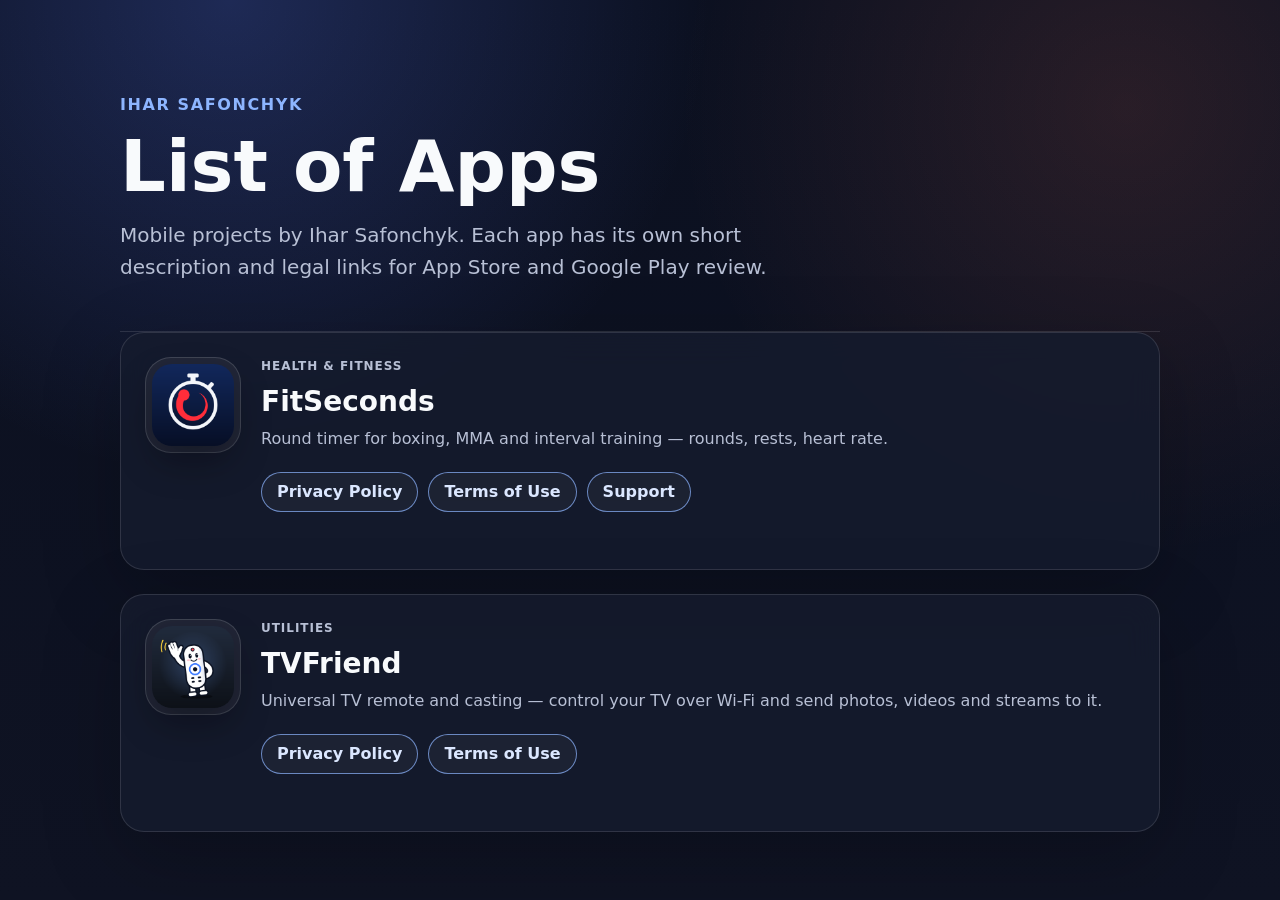
<file: index.html>
<!doctype html>
<html lang="en">
<head>
  <meta charset="utf-8">
  <meta name="viewport" content="width=device-width, initial-scale=1">
  <title>Apps by Ihar Safonchyk</title>
  <link rel="stylesheet" href="styles.css">
</head>
<body>
  <main class="page apps-page">
    <section class="apps-hero" aria-labelledby="apps-title">
      <p class="eyebrow">Ihar Safonchyk</p>
      <h1 id="apps-title">List of Apps</h1>
      <p class="lede">Mobile projects by Ihar Safonchyk. Each app has its own short description and legal links for App Store and Google Play review.</p>
    </section>

      <article class="app-card app-card-fit-seconds">
        <div class="icon-frame">
          <img class="app-icon" src="assets/fitseconds-icon.png" alt="FitSeconds app icon">
        </div>
        <div class="app-copy">
          <p class="app-label">Health & Fitness</p>
          <h2>FitSeconds</h2>
          <p>Round timer for boxing, MMA and interval training — rounds, rests, heart rate.</p>
          <div class="app-links">
            <a href="fit_seconds/privacy_policy/">Privacy Policy</a>
            <a href="fit_seconds/terms_of_use/">Terms of Use</a>
            <a href="fit_seconds/support/">Support</a>
          </div>
        </div>
      </article>
      <article class="app-card app-card-tvfriend">
        <div class="icon-frame">
          <img class="app-icon" src="assets/tvfriend-icon.png" alt="TVFriend app icon">
        </div>
        <div class="app-copy">
          <p class="app-label">Utilities</p>
          <h2>TVFriend</h2>
          <p>Universal TV remote and casting — control your TV over Wi-Fi and send photos, videos and streams to it.</p>
          <div class="app-links">
            <a href="tv_friend/privacy_policy/">Privacy Policy</a>
            <a href="tv_friend/terms_of_use/">Terms of Use</a>
          </div>
        </div>
      </article>
  </main>
</body>
</html>
</file>
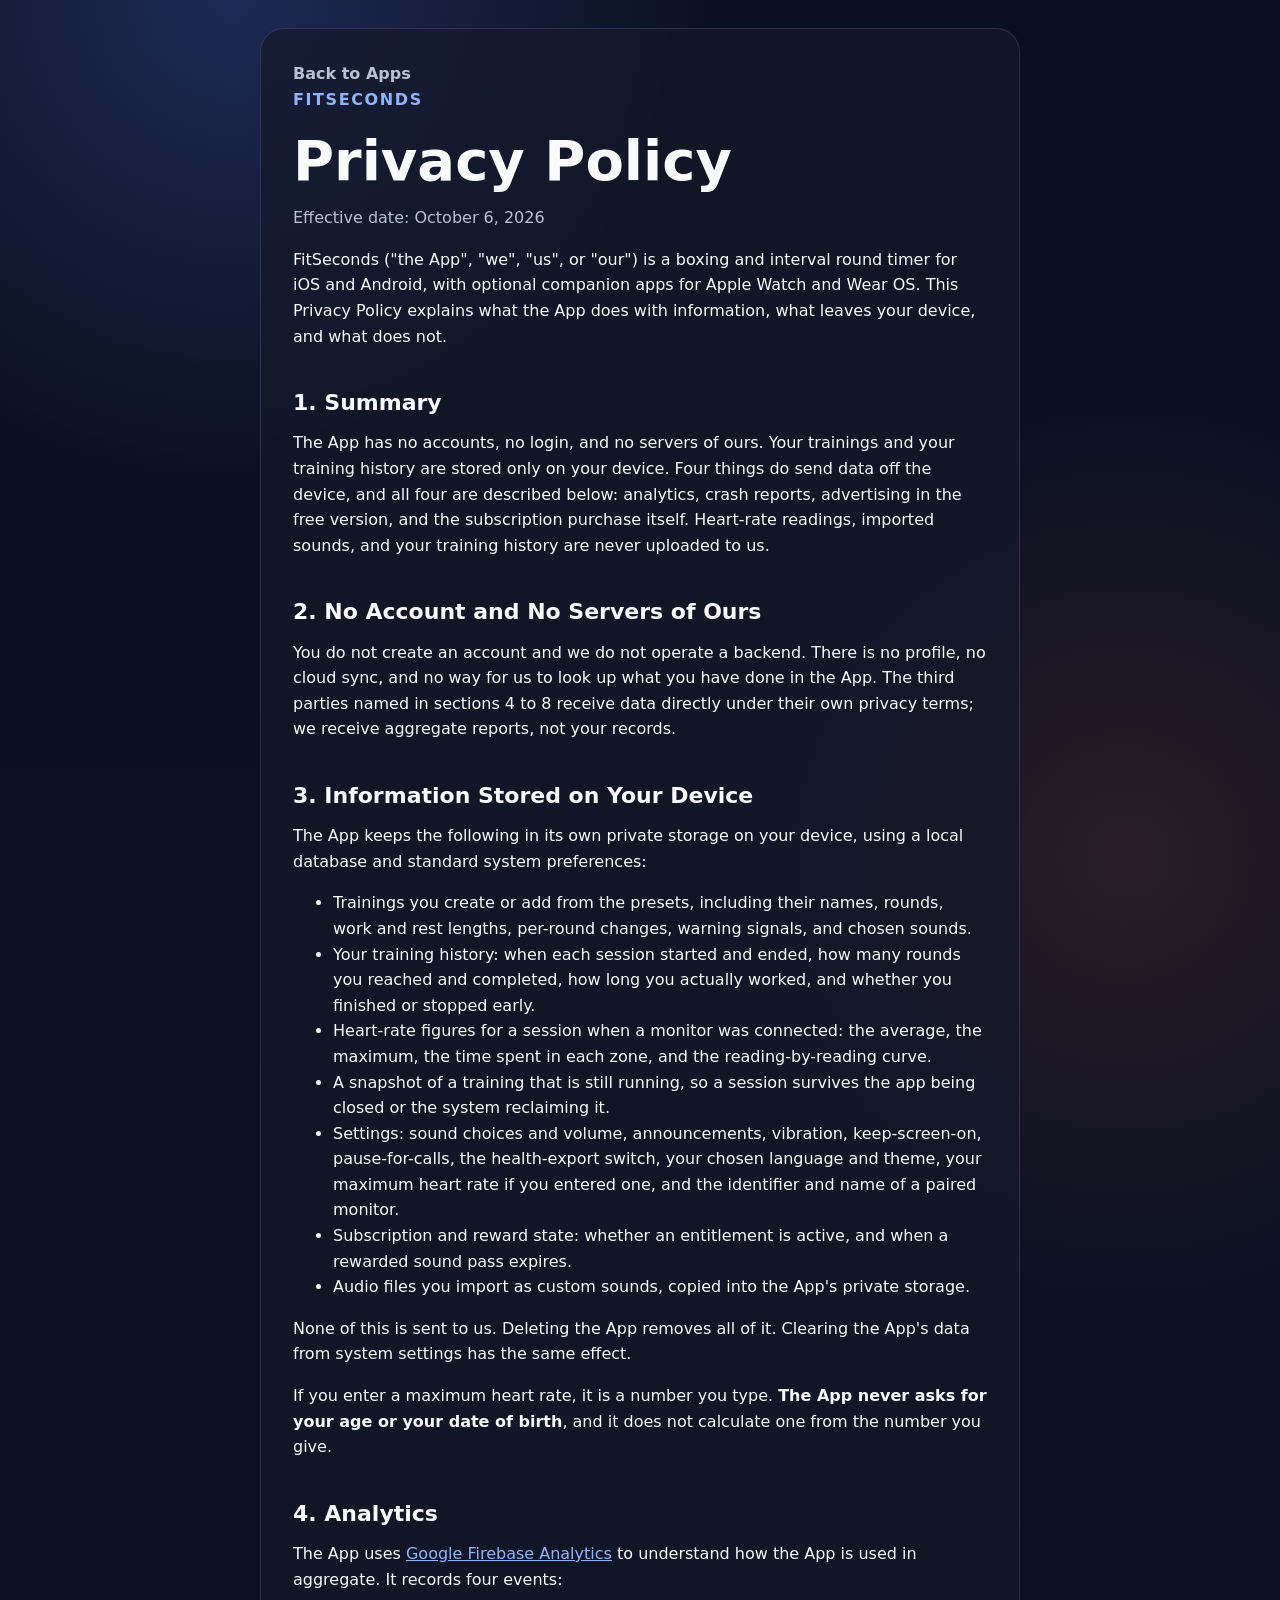
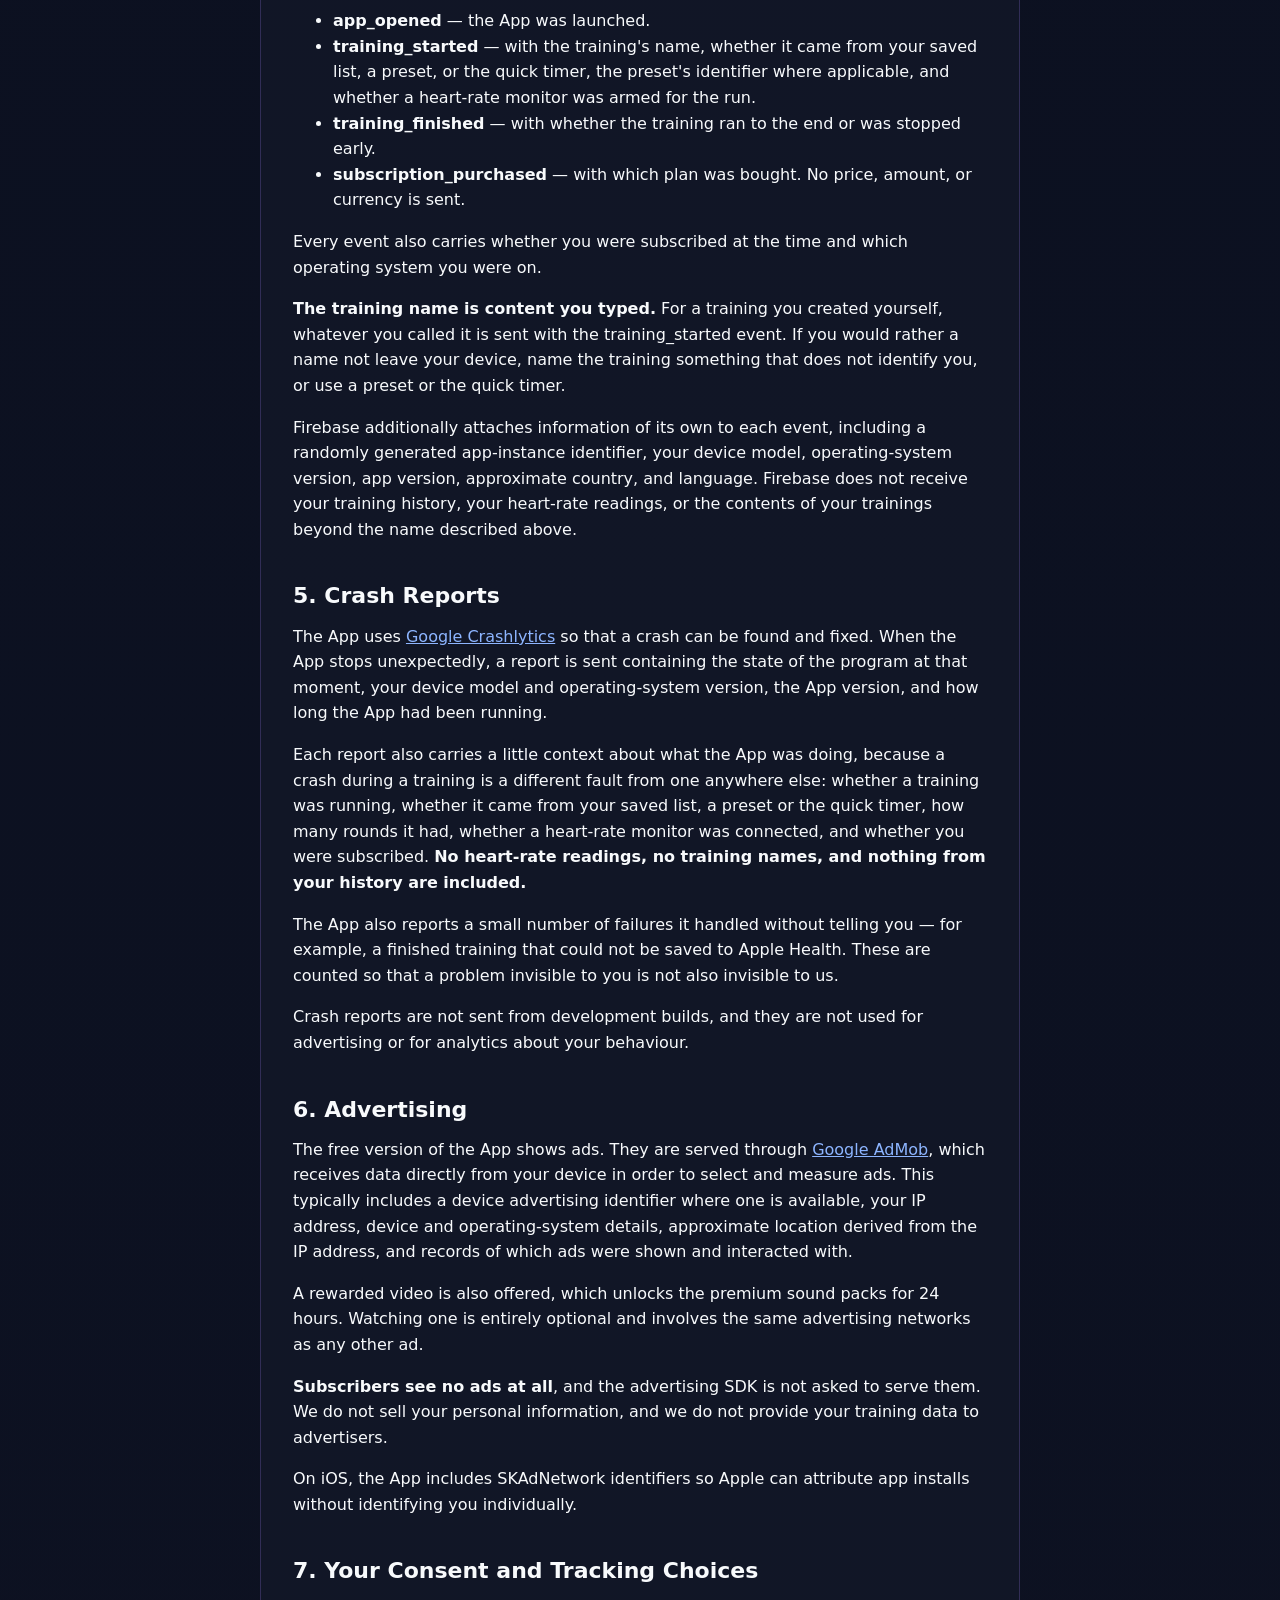
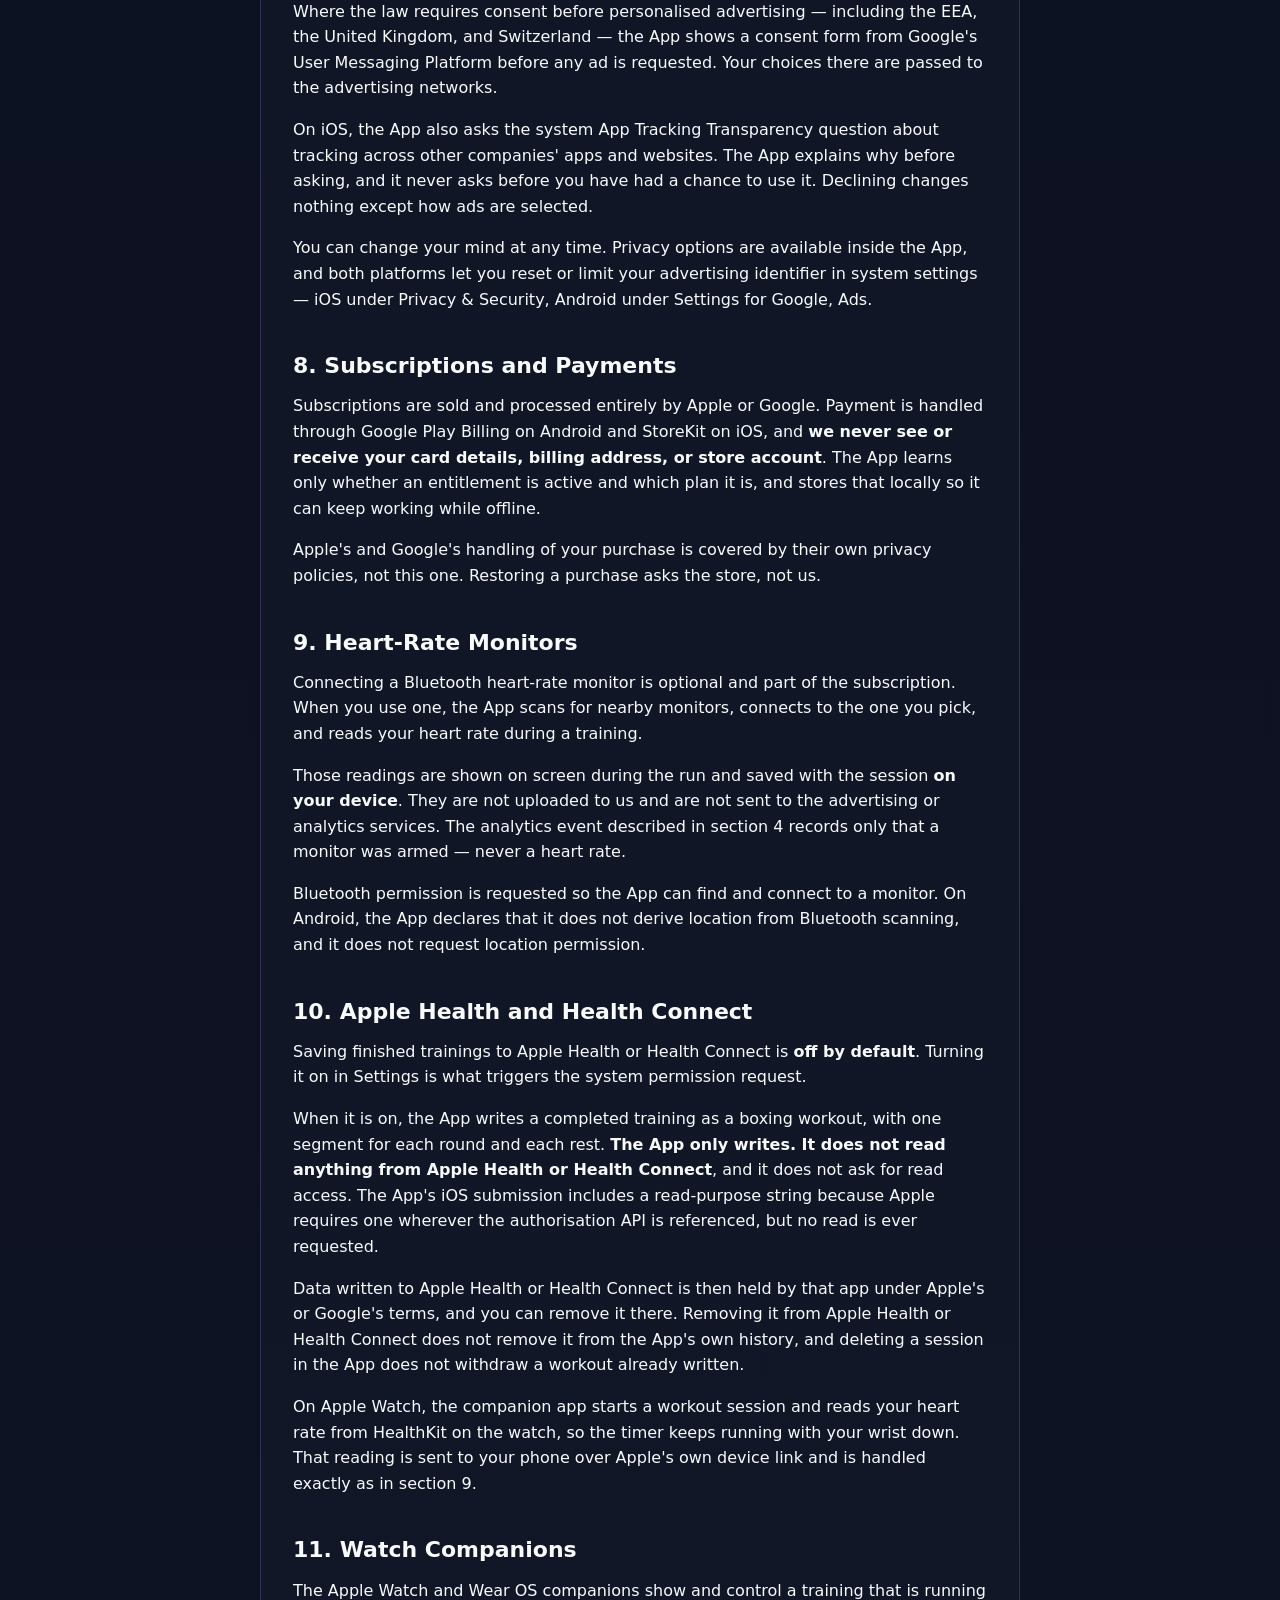
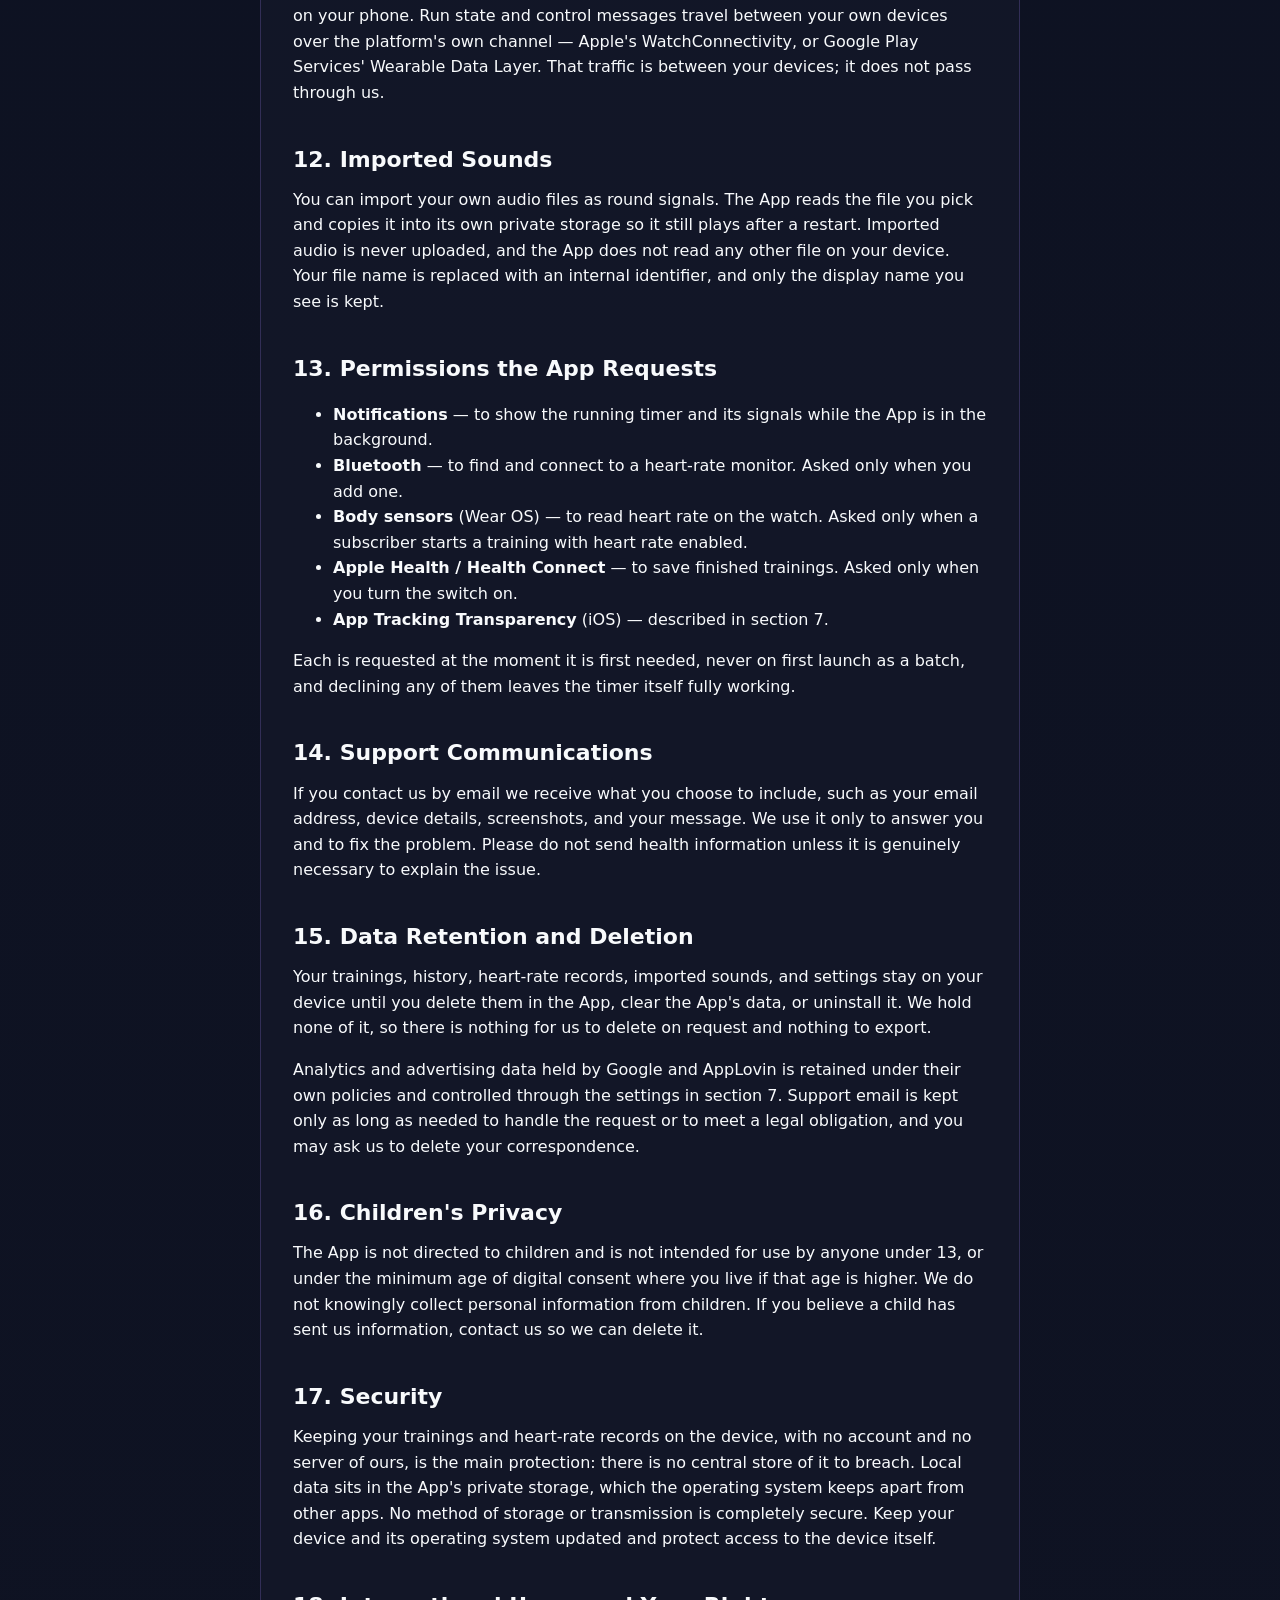
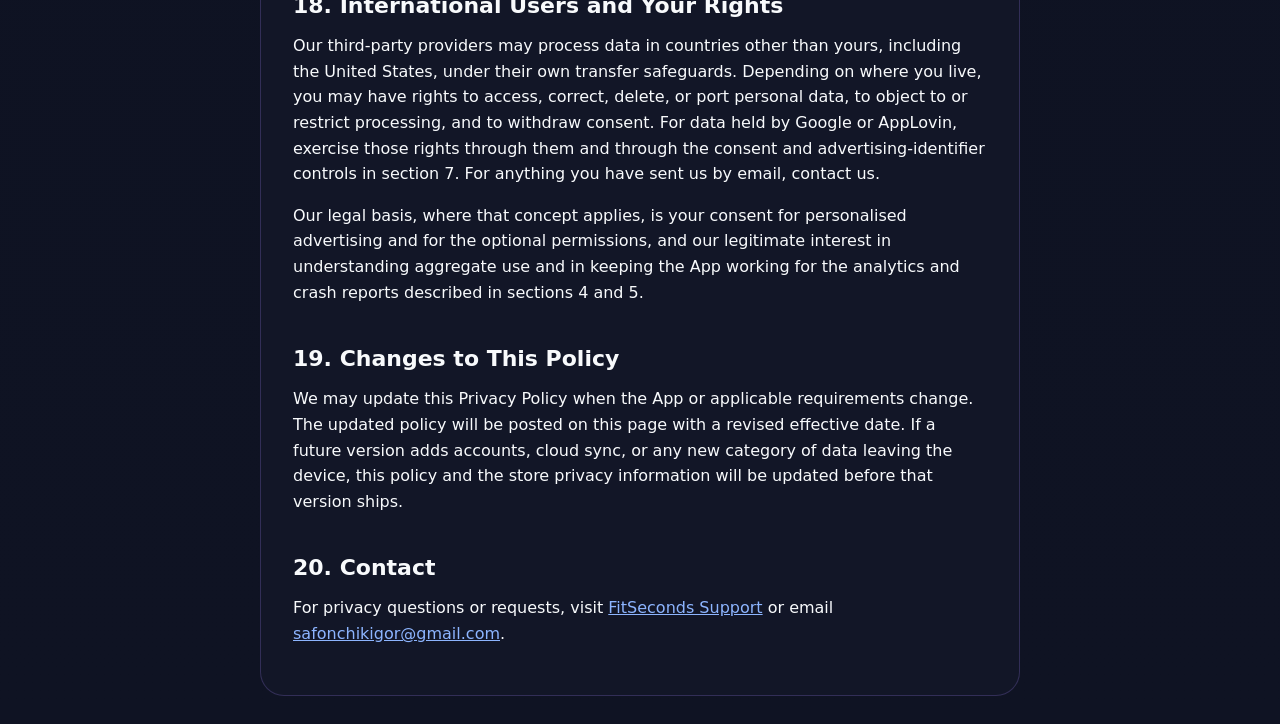
<file: fit_seconds/privacy_policy/index.html>
<!doctype html>
<html lang="en">
<head>
  <meta charset="utf-8">
  <meta name="viewport" content="width=device-width, initial-scale=1">
  <meta name="description" content="Privacy Policy for the FitSeconds boxing and interval timer app for iOS and Android by Ihar Safonchyk.">
  <title>Privacy Policy | FitSeconds</title>
  <link rel="stylesheet" href="../../styles.css">
</head>
<body>
<main class="page document">
  <a class="back-link" href="../../">Back to Apps</a>
  <p class="eyebrow">FitSeconds</p>
  <h1>Privacy Policy</h1>
  <p class="updated">Effective date: October 6, 2026</p>

  <p>FitSeconds ("the App", "we", "us", or "our") is a boxing and interval round timer for iOS and Android, with optional companion apps for Apple Watch and Wear OS. This Privacy Policy explains what the App does with information, what leaves your device, and what does not.</p>

  <h2>1. Summary</h2>
  <p>The App has no accounts, no login, and no servers of ours. Your trainings and your training history are stored only on your device. Four things do send data off the device, and all four are described below: analytics, crash reports, advertising in the free version, and the subscription purchase itself. Heart-rate readings, imported sounds, and your training history are never uploaded to us.</p>

  <h2>2. No Account and No Servers of Ours</h2>
  <p>You do not create an account and we do not operate a backend. There is no profile, no cloud sync, and no way for us to look up what you have done in the App. The third parties named in sections 4 to 8 receive data directly under their own privacy terms; we receive aggregate reports, not your records.</p>

  <h2>3. Information Stored on Your Device</h2>
  <p>The App keeps the following in its own private storage on your device, using a local database and standard system preferences:</p>
  <ul>
    <li>Trainings you create or add from the presets, including their names, rounds, work and rest lengths, per-round changes, warning signals, and chosen sounds.</li>
    <li>Your training history: when each session started and ended, how many rounds you reached and completed, how long you actually worked, and whether you finished or stopped early.</li>
    <li>Heart-rate figures for a session when a monitor was connected: the average, the maximum, the time spent in each zone, and the reading-by-reading curve.</li>
    <li>A snapshot of a training that is still running, so a session survives the app being closed or the system reclaiming it.</li>
    <li>Settings: sound choices and volume, announcements, vibration, keep-screen-on, pause-for-calls, the health-export switch, your chosen language and theme, your maximum heart rate if you entered one, and the identifier and name of a paired monitor.</li>
    <li>Subscription and reward state: whether an entitlement is active, and when a rewarded sound pass expires.</li>
    <li>Audio files you import as custom sounds, copied into the App's private storage.</li>
  </ul>
  <p>None of this is sent to us. Deleting the App removes all of it. Clearing the App's data from system settings has the same effect.</p>
  <p>If you enter a maximum heart rate, it is a number you type. <strong>The App never asks for your age or your date of birth</strong>, and it does not calculate one from the number you give.</p>

  <h2>4. Analytics</h2>
  <p>The App uses <a href="https://firebase.google.com/support/privacy" rel="external">Google Firebase Analytics</a> to understand how the App is used in aggregate. It records four events:</p>
  <ul>
    <li><strong>app_opened</strong> — the App was launched.</li>
    <li><strong>training_started</strong> — with the training's name, whether it came from your saved list, a preset, or the quick timer, the preset's identifier where applicable, and whether a heart-rate monitor was armed for the run.</li>
    <li><strong>training_finished</strong> — with whether the training ran to the end or was stopped early.</li>
    <li><strong>subscription_purchased</strong> — with which plan was bought. No price, amount, or currency is sent.</li>
  </ul>
  <p>Every event also carries whether you were subscribed at the time and which operating system you were on.</p>
  <p><strong>The training name is content you typed.</strong> For a training you created yourself, whatever you called it is sent with the training_started event. If you would rather a name not leave your device, name the training something that does not identify you, or use a preset or the quick timer.</p>
  <p>Firebase additionally attaches information of its own to each event, including a randomly generated app-instance identifier, your device model, operating-system version, app version, approximate country, and language. Firebase does not receive your training history, your heart-rate readings, or the contents of your trainings beyond the name described above.</p>

  <h2>5. Crash Reports</h2>
  <p>The App uses <a href="https://firebase.google.com/support/privacy" rel="external">Google Crashlytics</a> so that a crash can be found and fixed. When the App stops unexpectedly, a report is sent containing the state of the program at that moment, your device model and operating-system version, the App version, and how long the App had been running.</p>
  <p>Each report also carries a little context about what the App was doing, because a crash during a training is a different fault from one anywhere else: whether a training was running, whether it came from your saved list, a preset or the quick timer, how many rounds it had, whether a heart-rate monitor was connected, and whether you were subscribed. <strong>No heart-rate readings, no training names, and nothing from your history are included.</strong></p>
  <p>The App also reports a small number of failures it handled without telling you — for example, a finished training that could not be saved to Apple Health. These are counted so that a problem invisible to you is not also invisible to us.</p>
  <p>Crash reports are not sent from development builds, and they are not used for advertising or for analytics about your behaviour.</p>

  <h2>6. Advertising</h2>
  <p>The free version of the App shows ads. They are served through <a href="https://policies.google.com/technologies/ads" rel="external">Google AdMob</a>, which receives data directly from your device in order to select and measure ads. This typically includes a device advertising identifier where one is available, your IP address, device and operating-system details, approximate location derived from the IP address, and records of which ads were shown and interacted with.</p>
  <p>A rewarded video is also offered, which unlocks the premium sound packs for 24 hours. Watching one is entirely optional and involves the same advertising networks as any other ad.</p>
  <p><strong>Subscribers see no ads at all</strong>, and the advertising SDK is not asked to serve them. We do not sell your personal information, and we do not provide your training data to advertisers.</p>
  <p>On iOS, the App includes SKAdNetwork identifiers so Apple can attribute app installs without identifying you individually.</p>

  <h2>7. Your Consent and Tracking Choices</h2>
  <p>Where the law requires consent before personalised advertising — including the EEA, the United Kingdom, and Switzerland — the App shows a consent form from Google's User Messaging Platform before any ad is requested. Your choices there are passed to the advertising networks.</p>
  <p>On iOS, the App also asks the system App Tracking Transparency question about tracking across other companies' apps and websites. The App explains why before asking, and it never asks before you have had a chance to use it. Declining changes nothing except how ads are selected.</p>
  <p>You can change your mind at any time. Privacy options are available inside the App, and both platforms let you reset or limit your advertising identifier in system settings — iOS under Privacy &amp; Security, Android under Settings for Google, Ads.</p>

  <h2>8. Subscriptions and Payments</h2>
  <p>Subscriptions are sold and processed entirely by Apple or Google. Payment is handled through Google Play Billing on Android and StoreKit on iOS, and <strong>we never see or receive your card details, billing address, or store account</strong>. The App learns only whether an entitlement is active and which plan it is, and stores that locally so it can keep working while offline.</p>
  <p>Apple's and Google's handling of your purchase is covered by their own privacy policies, not this one. Restoring a purchase asks the store, not us.</p>

  <h2>9. Heart-Rate Monitors</h2>
  <p>Connecting a Bluetooth heart-rate monitor is optional and part of the subscription. When you use one, the App scans for nearby monitors, connects to the one you pick, and reads your heart rate during a training.</p>
  <p>Those readings are shown on screen during the run and saved with the session <strong>on your device</strong>. They are not uploaded to us and are not sent to the advertising or analytics services. The analytics event described in section 4 records only that a monitor was armed — never a heart rate.</p>
  <p>Bluetooth permission is requested so the App can find and connect to a monitor. On Android, the App declares that it does not derive location from Bluetooth scanning, and it does not request location permission.</p>

  <h2>10. Apple Health and Health Connect</h2>
  <p>Saving finished trainings to Apple Health or Health Connect is <strong>off by default</strong>. Turning it on in Settings is what triggers the system permission request.</p>
  <p>When it is on, the App writes a completed training as a boxing workout, with one segment for each round and each rest. <strong>The App only writes. It does not read anything from Apple Health or Health Connect</strong>, and it does not ask for read access. The App's iOS submission includes a read-purpose string because Apple requires one wherever the authorisation API is referenced, but no read is ever requested.</p>
  <p>Data written to Apple Health or Health Connect is then held by that app under Apple's or Google's terms, and you can remove it there. Removing it from Apple Health or Health Connect does not remove it from the App's own history, and deleting a session in the App does not withdraw a workout already written.</p>
  <p>On Apple Watch, the companion app starts a workout session and reads your heart rate from HealthKit on the watch, so the timer keeps running with your wrist down. That reading is sent to your phone over Apple's own device link and is handled exactly as in section 9.</p>

  <h2>11. Watch Companions</h2>
  <p>The Apple Watch and Wear OS companions show and control a training that is running on your phone. Run state and control messages travel between your own devices over the platform's own channel — Apple's WatchConnectivity, or Google Play Services' Wearable Data Layer. That traffic is between your devices; it does not pass through us.</p>

  <h2>12. Imported Sounds</h2>
  <p>You can import your own audio files as round signals. The App reads the file you pick and copies it into its own private storage so it still plays after a restart. Imported audio is never uploaded, and the App does not read any other file on your device. Your file name is replaced with an internal identifier, and only the display name you see is kept.</p>

  <h2>13. Permissions the App Requests</h2>
  <ul>
    <li><strong>Notifications</strong> — to show the running timer and its signals while the App is in the background.</li>
    <li><strong>Bluetooth</strong> — to find and connect to a heart-rate monitor. Asked only when you add one.</li>
    <li><strong>Body sensors</strong> (Wear OS) — to read heart rate on the watch. Asked only when a subscriber starts a training with heart rate enabled.</li>
    <li><strong>Apple Health / Health Connect</strong> — to save finished trainings. Asked only when you turn the switch on.</li>
    <li><strong>App Tracking Transparency</strong> (iOS) — described in section 7.</li>
  </ul>
  <p>Each is requested at the moment it is first needed, never on first launch as a batch, and declining any of them leaves the timer itself fully working.</p>

  <h2>14. Support Communications</h2>
  <p>If you contact us by email we receive what you choose to include, such as your email address, device details, screenshots, and your message. We use it only to answer you and to fix the problem. Please do not send health information unless it is genuinely necessary to explain the issue.</p>

  <h2>15. Data Retention and Deletion</h2>
  <p>Your trainings, history, heart-rate records, imported sounds, and settings stay on your device until you delete them in the App, clear the App's data, or uninstall it. We hold none of it, so there is nothing for us to delete on request and nothing to export.</p>
  <p>Analytics and advertising data held by Google and AppLovin is retained under their own policies and controlled through the settings in section 7. Support email is kept only as long as needed to handle the request or to meet a legal obligation, and you may ask us to delete your correspondence.</p>

  <h2>16. Children's Privacy</h2>
  <p>The App is not directed to children and is not intended for use by anyone under 13, or under the minimum age of digital consent where you live if that age is higher. We do not knowingly collect personal information from children. If you believe a child has sent us information, contact us so we can delete it.</p>

  <h2>17. Security</h2>
  <p>Keeping your trainings and heart-rate records on the device, with no account and no server of ours, is the main protection: there is no central store of it to breach. Local data sits in the App's private storage, which the operating system keeps apart from other apps. No method of storage or transmission is completely secure. Keep your device and its operating system updated and protect access to the device itself.</p>

  <h2>18. International Users and Your Rights</h2>
  <p>Our third-party providers may process data in countries other than yours, including the United States, under their own transfer safeguards. Depending on where you live, you may have rights to access, correct, delete, or port personal data, to object to or restrict processing, and to withdraw consent. For data held by Google or AppLovin, exercise those rights through them and through the consent and advertising-identifier controls in section 7. For anything you have sent us by email, contact us.</p>
  <p>Our legal basis, where that concept applies, is your consent for personalised advertising and for the optional permissions, and our legitimate interest in understanding aggregate use and in keeping the App working for the analytics and crash reports described in sections 4 and 5.</p>

  <h2>19. Changes to This Policy</h2>
  <p>We may update this Privacy Policy when the App or applicable requirements change. The updated policy will be posted on this page with a revised effective date. If a future version adds accounts, cloud sync, or any new category of data leaving the device, this policy and the store privacy information will be updated before that version ships.</p>

  <h2>20. Contact</h2>
  <p>For privacy questions or requests, visit <a href="../support/">FitSeconds Support</a> or email <a href="mailto:safonchikigor@gmail.com?subject=FitSeconds%20Privacy">safonchikigor@gmail.com</a>.</p>
</main>
</body>
</html>
</file>
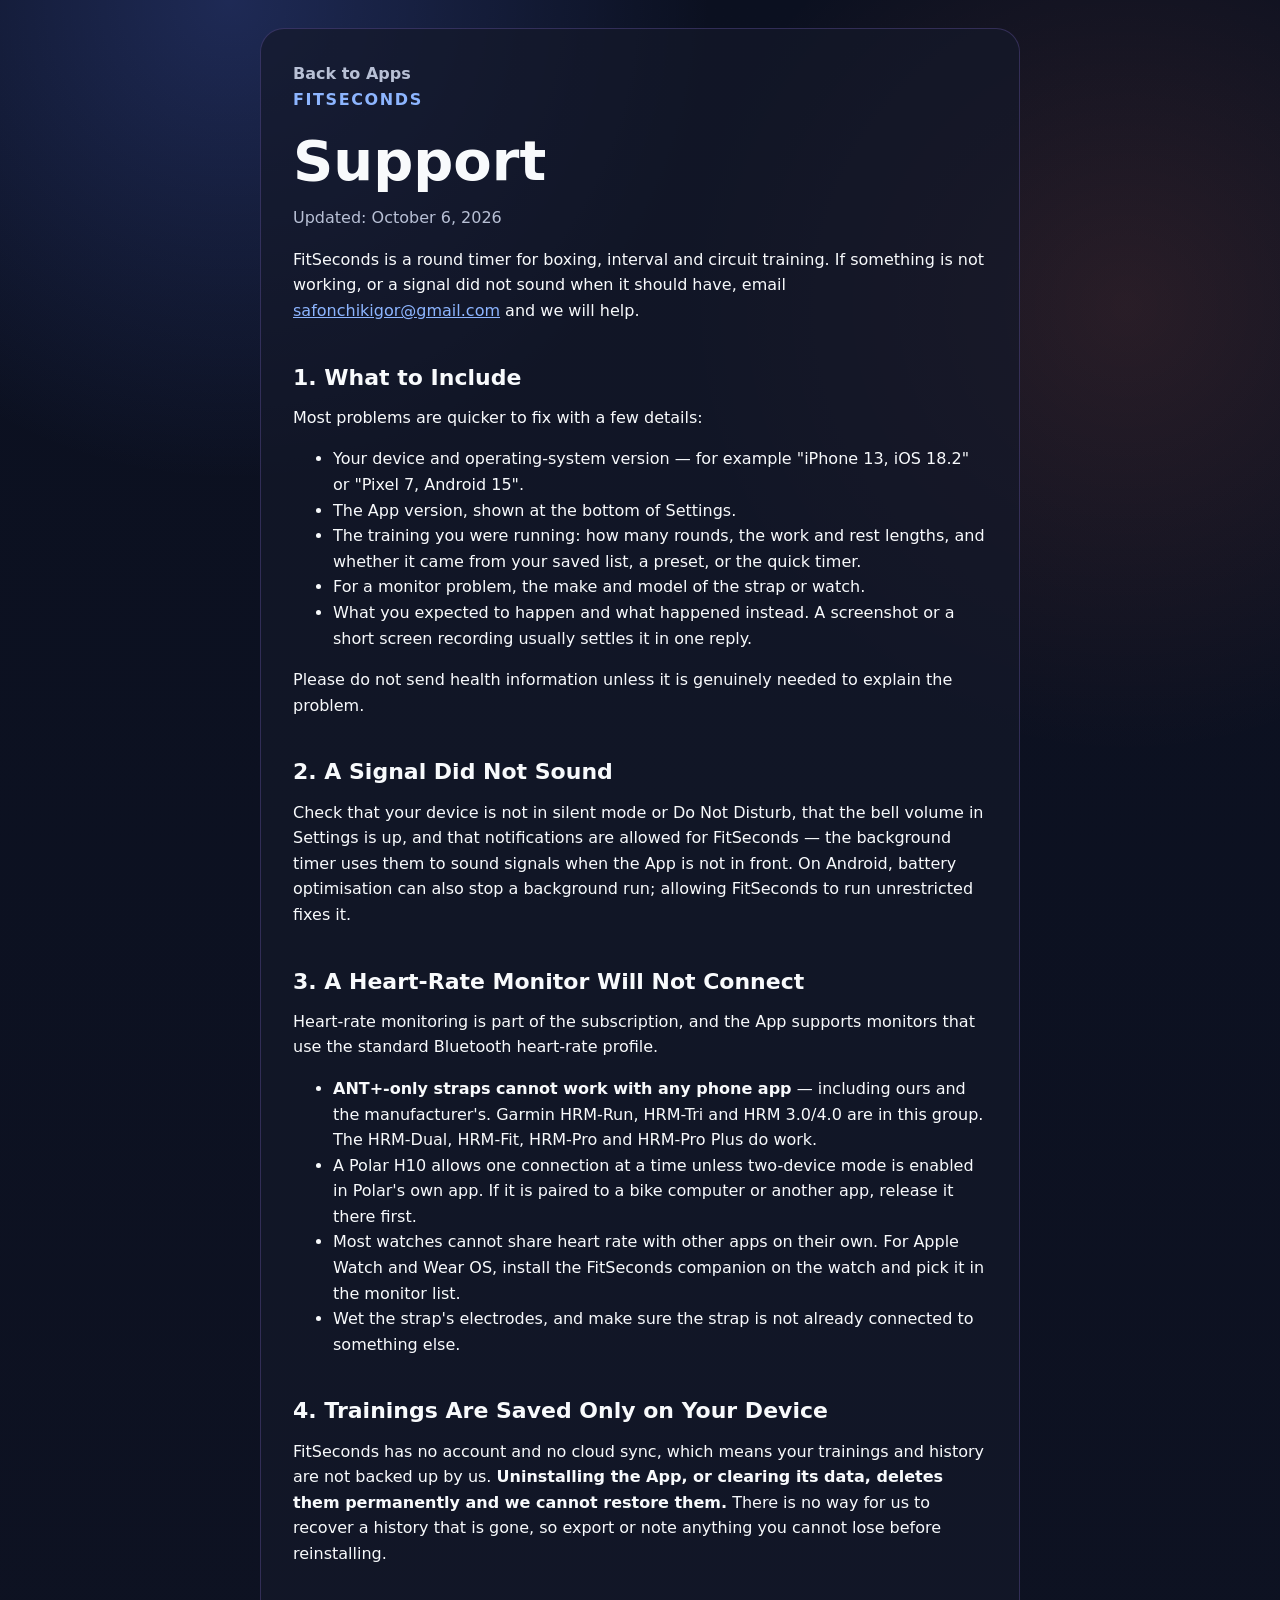
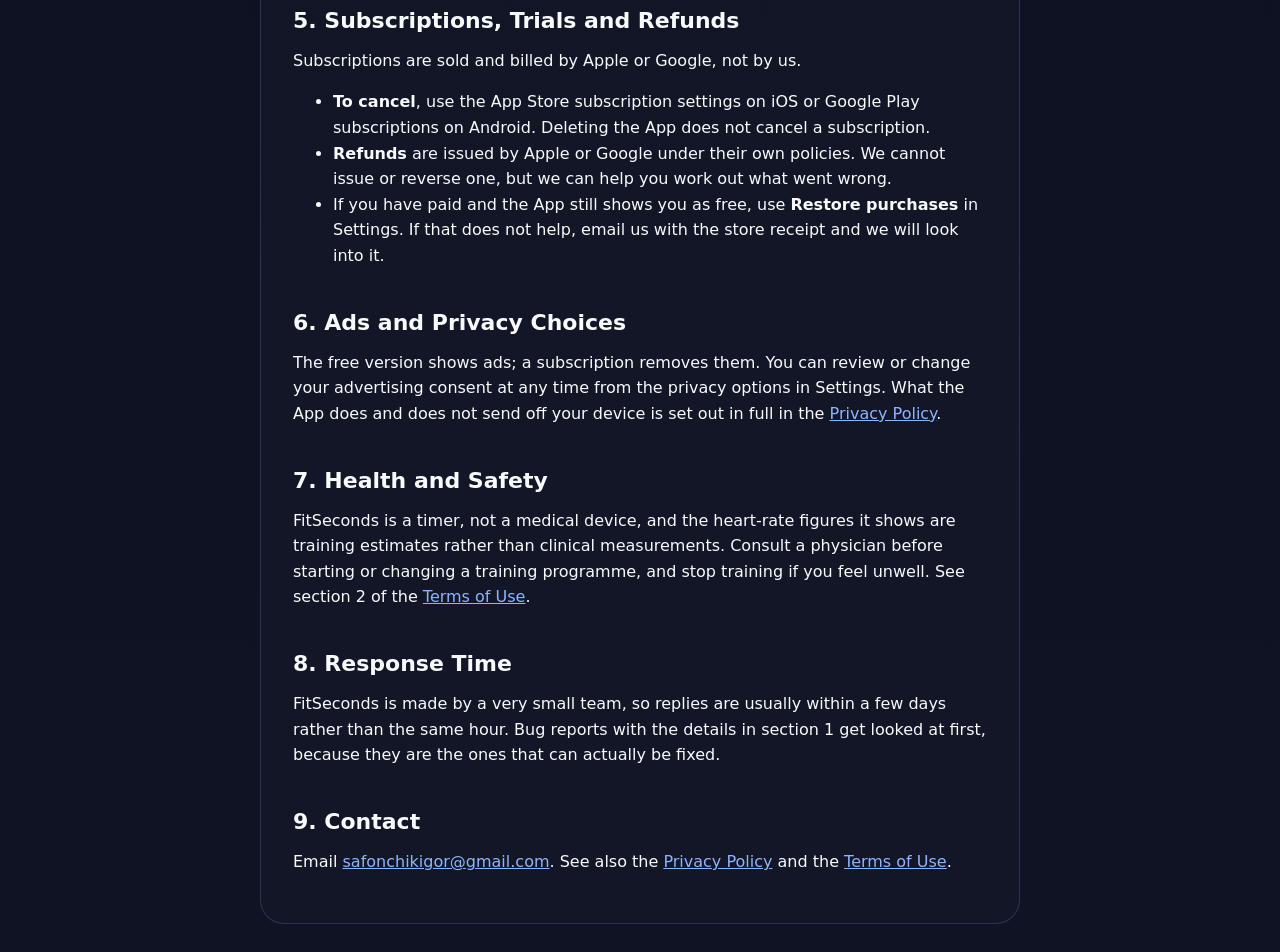
<file: fit_seconds/support/index.html>
<!doctype html>
<html lang="en">
<head>
  <meta charset="utf-8">
  <meta name="viewport" content="width=device-width, initial-scale=1">
  <meta name="description" content="Support for the FitSeconds boxing and interval timer app for iOS and Android by Ihar Safonchyk.">
  <title>Support | FitSeconds</title>
  <link rel="stylesheet" href="../../styles.css">
</head>
<body>
<main class="page document">
  <a class="back-link" href="../../">Back to Apps</a>
  <p class="eyebrow">FitSeconds</p>
  <h1>Support</h1>
  <p class="updated">Updated: October 6, 2026</p>

  <p>FitSeconds is a round timer for boxing, interval and circuit training. If something is not working, or a signal did not sound when it should have, email <a href="mailto:safonchikigor@gmail.com?subject=FitSeconds%20Support">safonchikigor@gmail.com</a> and we will help.</p>

  <h2>1. What to Include</h2>
  <p>Most problems are quicker to fix with a few details:</p>
  <ul>
    <li>Your device and operating-system version — for example "iPhone 13, iOS 18.2" or "Pixel 7, Android 15".</li>
    <li>The App version, shown at the bottom of Settings.</li>
    <li>The training you were running: how many rounds, the work and rest lengths, and whether it came from your saved list, a preset, or the quick timer.</li>
    <li>For a monitor problem, the make and model of the strap or watch.</li>
    <li>What you expected to happen and what happened instead. A screenshot or a short screen recording usually settles it in one reply.</li>
  </ul>
  <p>Please do not send health information unless it is genuinely needed to explain the problem.</p>

  <h2>2. A Signal Did Not Sound</h2>
  <p>Check that your device is not in silent mode or Do Not Disturb, that the bell volume in Settings is up, and that notifications are allowed for FitSeconds — the background timer uses them to sound signals when the App is not in front. On Android, battery optimisation can also stop a background run; allowing FitSeconds to run unrestricted fixes it.</p>

  <h2>3. A Heart-Rate Monitor Will Not Connect</h2>
  <p>Heart-rate monitoring is part of the subscription, and the App supports monitors that use the standard Bluetooth heart-rate profile.</p>
  <ul>
    <li><strong>ANT+-only straps cannot work with any phone app</strong> — including ours and the manufacturer's. Garmin HRM-Run, HRM-Tri and HRM 3.0/4.0 are in this group. The HRM-Dual, HRM-Fit, HRM-Pro and HRM-Pro Plus do work.</li>
    <li>A Polar H10 allows one connection at a time unless two-device mode is enabled in Polar's own app. If it is paired to a bike computer or another app, release it there first.</li>
    <li>Most watches cannot share heart rate with other apps on their own. For Apple Watch and Wear OS, install the FitSeconds companion on the watch and pick it in the monitor list.</li>
    <li>Wet the strap's electrodes, and make sure the strap is not already connected to something else.</li>
  </ul>

  <h2>4. Trainings Are Saved Only on Your Device</h2>
  <p>FitSeconds has no account and no cloud sync, which means your trainings and history are not backed up by us. <strong>Uninstalling the App, or clearing its data, deletes them permanently and we cannot restore them.</strong> There is no way for us to recover a history that is gone, so export or note anything you cannot lose before reinstalling.</p>

  <h2>5. Subscriptions, Trials and Refunds</h2>
  <p>Subscriptions are sold and billed by Apple or Google, not by us.</p>
  <ul>
    <li><strong>To cancel</strong>, use the App Store subscription settings on iOS or Google Play subscriptions on Android. Deleting the App does not cancel a subscription.</li>
    <li><strong>Refunds</strong> are issued by Apple or Google under their own policies. We cannot issue or reverse one, but we can help you work out what went wrong.</li>
    <li>If you have paid and the App still shows you as free, use <strong>Restore purchases</strong> in Settings. If that does not help, email us with the store receipt and we will look into it.</li>
  </ul>

  <h2>6. Ads and Privacy Choices</h2>
  <p>The free version shows ads; a subscription removes them. You can review or change your advertising consent at any time from the privacy options in Settings. What the App does and does not send off your device is set out in full in the <a href="../privacy_policy/">Privacy Policy</a>.</p>

  <h2>7. Health and Safety</h2>
  <p>FitSeconds is a timer, not a medical device, and the heart-rate figures it shows are training estimates rather than clinical measurements. Consult a physician before starting or changing a training programme, and stop training if you feel unwell. See section 2 of the <a href="../terms_of_use/">Terms of Use</a>.</p>

  <h2>8. Response Time</h2>
  <p>FitSeconds is made by a very small team, so replies are usually within a few days rather than the same hour. Bug reports with the details in section 1 get looked at first, because they are the ones that can actually be fixed.</p>

  <h2>9. Contact</h2>
  <p>Email <a href="mailto:safonchikigor@gmail.com?subject=FitSeconds%20Support">safonchikigor@gmail.com</a>. See also the <a href="../privacy_policy/">Privacy Policy</a> and the <a href="../terms_of_use/">Terms of Use</a>.</p>
</main>
</body>
</html>
</file>
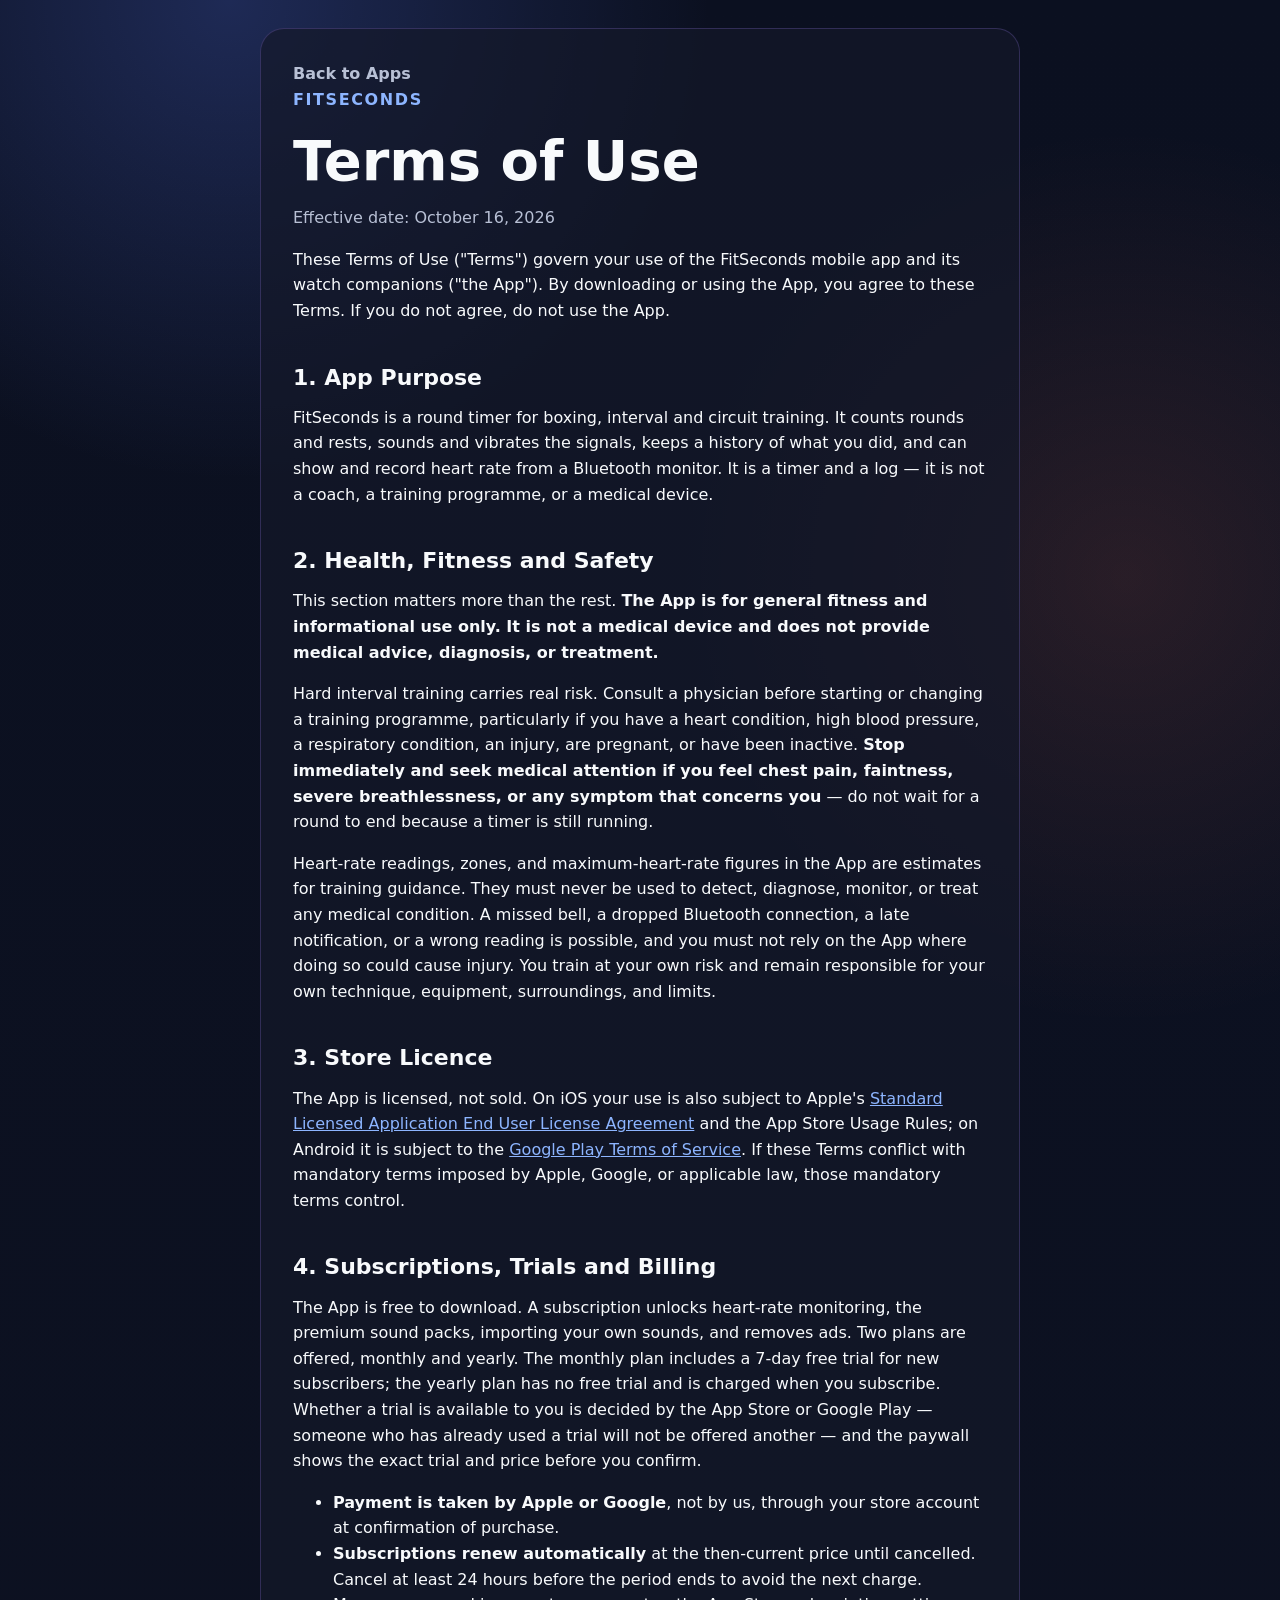
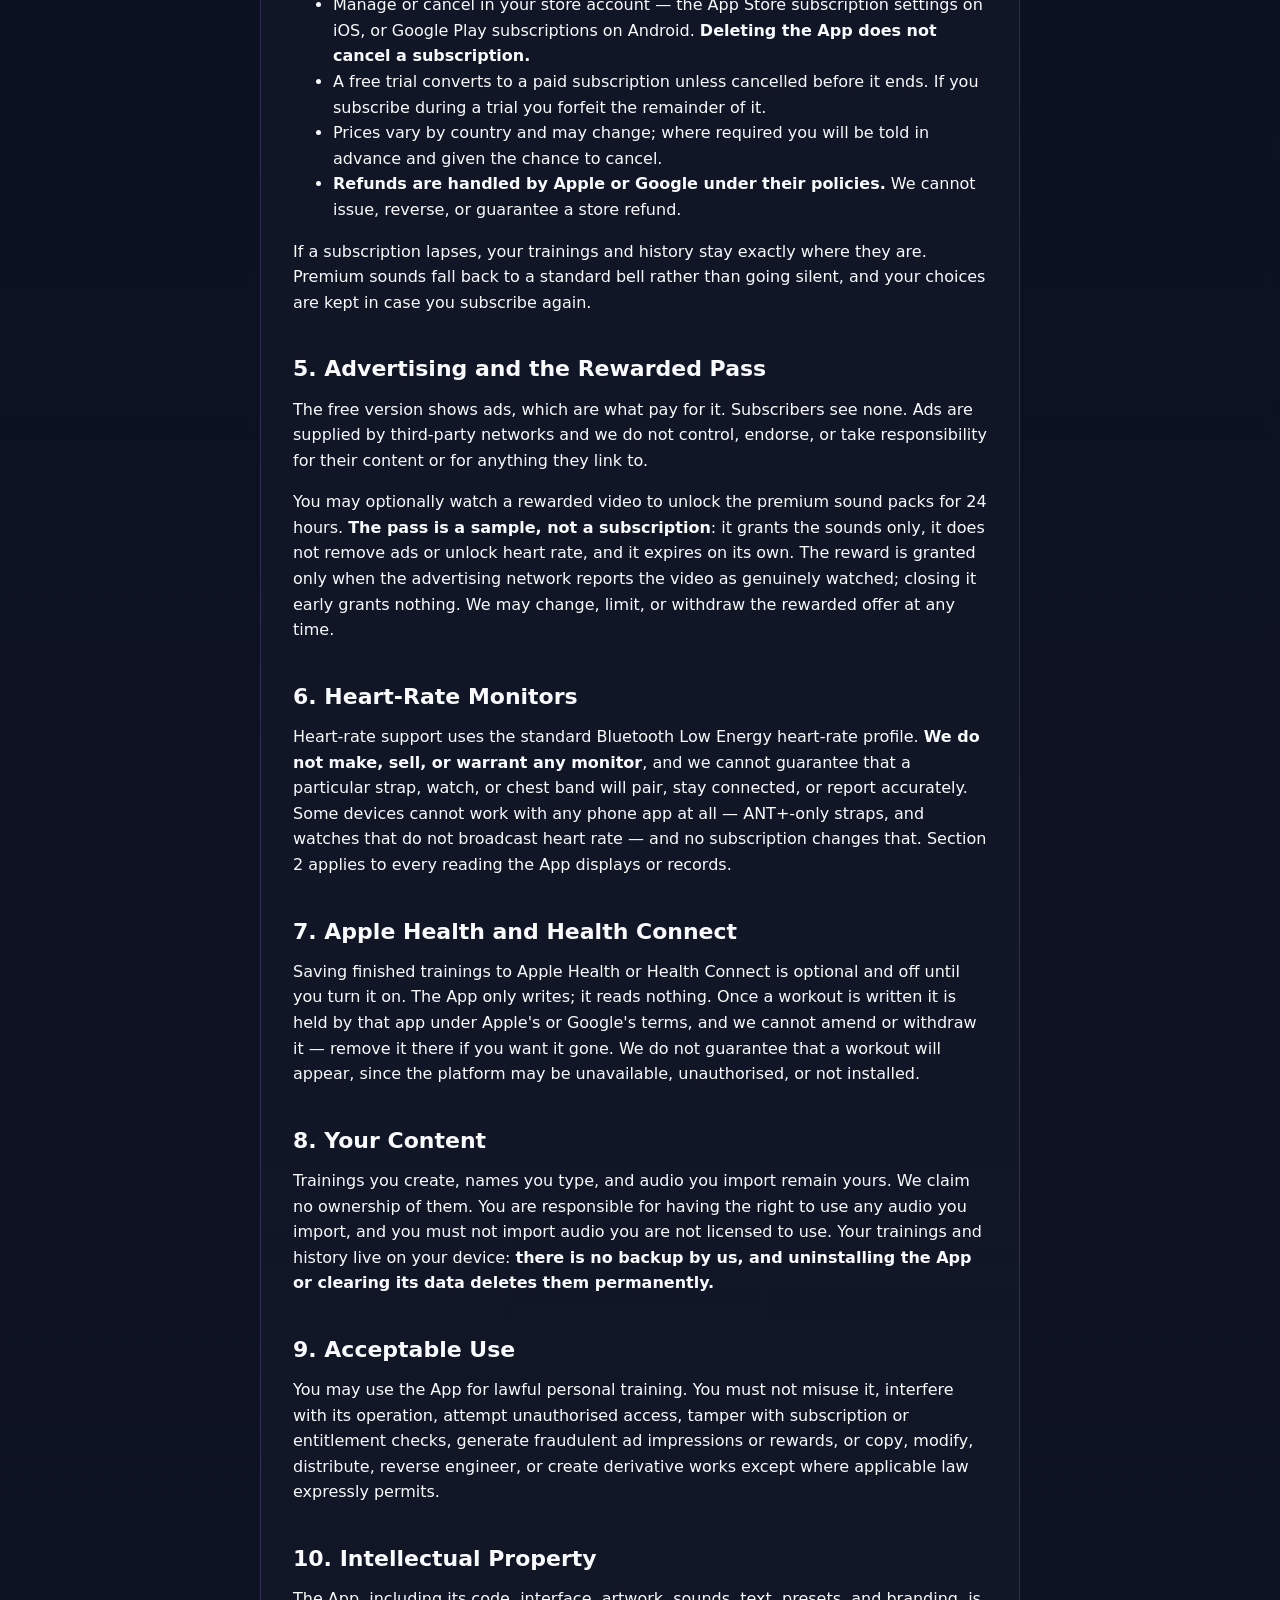
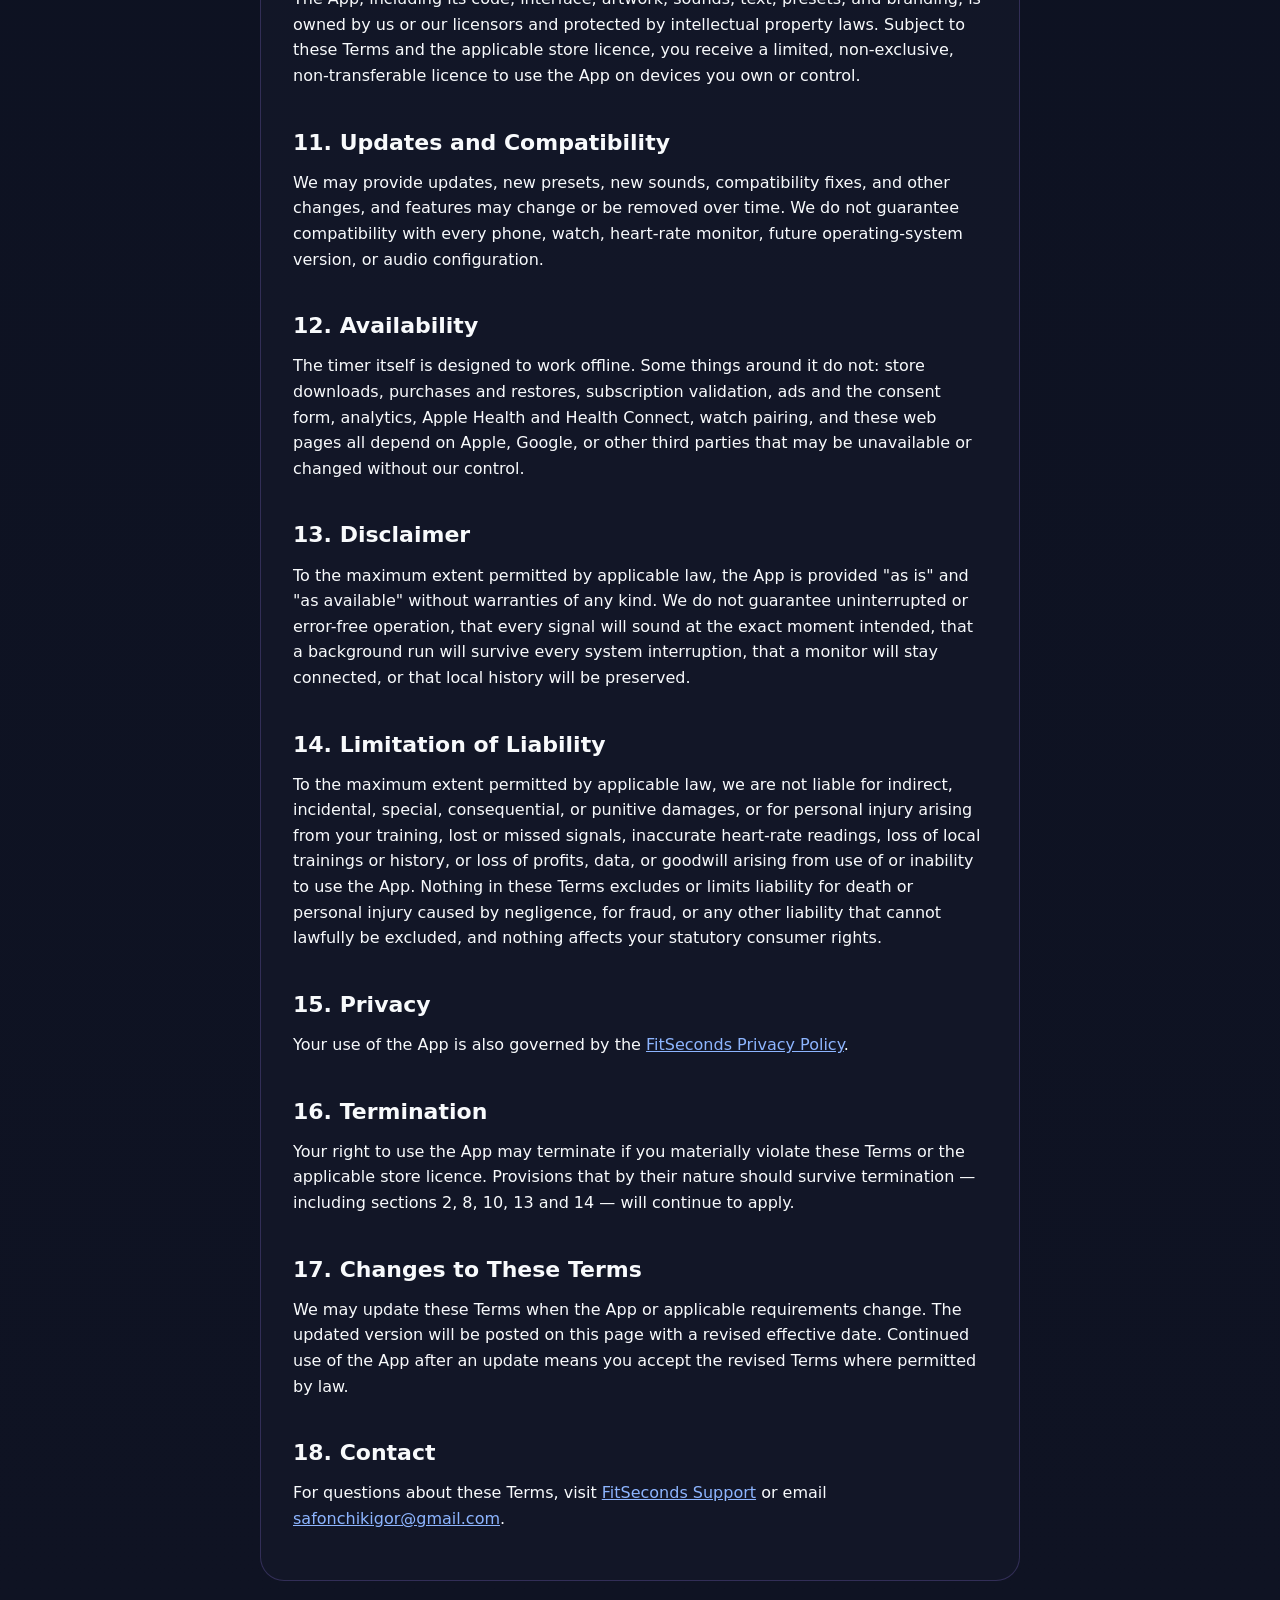
<file: fit_seconds/terms_of_use/index.html>
<!doctype html>
<html lang="en">
<head>
  <meta charset="utf-8">
  <meta name="viewport" content="width=device-width, initial-scale=1">
  <meta name="description" content="Terms of Use for the FitSeconds boxing and interval timer app for iOS and Android by Ihar Safonchyk.">
  <title>Terms of Use | FitSeconds</title>
  <link rel="stylesheet" href="../../styles.css">
</head>
<body>
<main class="page document">
  <a class="back-link" href="../../">Back to Apps</a>
  <p class="eyebrow">FitSeconds</p>
  <h1>Terms of Use</h1>
  <p class="updated">Effective date: October 16, 2026</p>

  <p>These Terms of Use ("Terms") govern your use of the FitSeconds mobile app and its watch companions ("the App"). By downloading or using the App, you agree to these Terms. If you do not agree, do not use the App.</p>

  <h2>1. App Purpose</h2>
  <p>FitSeconds is a round timer for boxing, interval and circuit training. It counts rounds and rests, sounds and vibrates the signals, keeps a history of what you did, and can show and record heart rate from a Bluetooth monitor. It is a timer and a log — it is not a coach, a training programme, or a medical device.</p>

  <h2>2. Health, Fitness and Safety</h2>
  <p>This section matters more than the rest. <strong>The App is for general fitness and informational use only. It is not a medical device and does not provide medical advice, diagnosis, or treatment.</strong></p>
  <p>Hard interval training carries real risk. Consult a physician before starting or changing a training programme, particularly if you have a heart condition, high blood pressure, a respiratory condition, an injury, are pregnant, or have been inactive. <strong>Stop immediately and seek medical attention if you feel chest pain, faintness, severe breathlessness, or any symptom that concerns you</strong> — do not wait for a round to end because a timer is still running.</p>
  <p>Heart-rate readings, zones, and maximum-heart-rate figures in the App are estimates for training guidance. They must never be used to detect, diagnose, monitor, or treat any medical condition. A missed bell, a dropped Bluetooth connection, a late notification, or a wrong reading is possible, and you must not rely on the App where doing so could cause injury. You train at your own risk and remain responsible for your own technique, equipment, surroundings, and limits.</p>

  <h2>3. Store Licence</h2>
  <p>The App is licensed, not sold. On iOS your use is also subject to Apple's <a href="https://www.apple.com/legal/internet-services/itunes/dev/stdeula/" rel="external">Standard Licensed Application End User License Agreement</a> and the App Store Usage Rules; on Android it is subject to the <a href="https://play.google.com/intl/en/about/play-terms/" rel="external">Google Play Terms of Service</a>. If these Terms conflict with mandatory terms imposed by Apple, Google, or applicable law, those mandatory terms control.</p>

  <h2>4. Subscriptions, Trials and Billing</h2>
  <p>The App is free to download. A subscription unlocks heart-rate monitoring, the premium sound packs, importing your own sounds, and removes ads. Two plans are offered, monthly and yearly. The monthly plan includes a 7-day free trial for new subscribers; the yearly plan has no free trial and is charged when you subscribe. Whether a trial is available to you is decided by the App Store or Google Play — someone who has already used a trial will not be offered another — and the paywall shows the exact trial and price before you confirm.</p>
  <ul>
    <li><strong>Payment is taken by Apple or Google</strong>, not by us, through your store account at confirmation of purchase.</li>
    <li><strong>Subscriptions renew automatically</strong> at the then-current price until cancelled. Cancel at least 24 hours before the period ends to avoid the next charge.</li>
    <li>Manage or cancel in your store account — the App Store subscription settings on iOS, or Google Play subscriptions on Android. <strong>Deleting the App does not cancel a subscription.</strong></li>
    <li>A free trial converts to a paid subscription unless cancelled before it ends. If you subscribe during a trial you forfeit the remainder of it.</li>
    <li>Prices vary by country and may change; where required you will be told in advance and given the chance to cancel.</li>
    <li><strong>Refunds are handled by Apple or Google under their policies.</strong> We cannot issue, reverse, or guarantee a store refund.</li>
  </ul>
  <p>If a subscription lapses, your trainings and history stay exactly where they are. Premium sounds fall back to a standard bell rather than going silent, and your choices are kept in case you subscribe again.</p>

  <h2>5. Advertising and the Rewarded Pass</h2>
  <p>The free version shows ads, which are what pay for it. Subscribers see none. Ads are supplied by third-party networks and we do not control, endorse, or take responsibility for their content or for anything they link to.</p>
  <p>You may optionally watch a rewarded video to unlock the premium sound packs for 24 hours. <strong>The pass is a sample, not a subscription</strong>: it grants the sounds only, it does not remove ads or unlock heart rate, and it expires on its own. The reward is granted only when the advertising network reports the video as genuinely watched; closing it early grants nothing. We may change, limit, or withdraw the rewarded offer at any time.</p>

  <h2>6. Heart-Rate Monitors</h2>
  <p>Heart-rate support uses the standard Bluetooth Low Energy heart-rate profile. <strong>We do not make, sell, or warrant any monitor</strong>, and we cannot guarantee that a particular strap, watch, or chest band will pair, stay connected, or report accurately. Some devices cannot work with any phone app at all — ANT+-only straps, and watches that do not broadcast heart rate — and no subscription changes that. Section 2 applies to every reading the App displays or records.</p>

  <h2>7. Apple Health and Health Connect</h2>
  <p>Saving finished trainings to Apple Health or Health Connect is optional and off until you turn it on. The App only writes; it reads nothing. Once a workout is written it is held by that app under Apple's or Google's terms, and we cannot amend or withdraw it — remove it there if you want it gone. We do not guarantee that a workout will appear, since the platform may be unavailable, unauthorised, or not installed.</p>

  <h2>8. Your Content</h2>
  <p>Trainings you create, names you type, and audio you import remain yours. We claim no ownership of them. You are responsible for having the right to use any audio you import, and you must not import audio you are not licensed to use. Your trainings and history live on your device: <strong>there is no backup by us, and uninstalling the App or clearing its data deletes them permanently.</strong></p>

  <h2>9. Acceptable Use</h2>
  <p>You may use the App for lawful personal training. You must not misuse it, interfere with its operation, attempt unauthorised access, tamper with subscription or entitlement checks, generate fraudulent ad impressions or rewards, or copy, modify, distribute, reverse engineer, or create derivative works except where applicable law expressly permits.</p>

  <h2>10. Intellectual Property</h2>
  <p>The App, including its code, interface, artwork, sounds, text, presets, and branding, is owned by us or our licensors and protected by intellectual property laws. Subject to these Terms and the applicable store licence, you receive a limited, non-exclusive, non-transferable licence to use the App on devices you own or control.</p>

  <h2>11. Updates and Compatibility</h2>
  <p>We may provide updates, new presets, new sounds, compatibility fixes, and other changes, and features may change or be removed over time. We do not guarantee compatibility with every phone, watch, heart-rate monitor, future operating-system version, or audio configuration.</p>

  <h2>12. Availability</h2>
  <p>The timer itself is designed to work offline. Some things around it do not: store downloads, purchases and restores, subscription validation, ads and the consent form, analytics, Apple Health and Health Connect, watch pairing, and these web pages all depend on Apple, Google, or other third parties that may be unavailable or changed without our control.</p>

  <h2>13. Disclaimer</h2>
  <p>To the maximum extent permitted by applicable law, the App is provided "as is" and "as available" without warranties of any kind. We do not guarantee uninterrupted or error-free operation, that every signal will sound at the exact moment intended, that a background run will survive every system interruption, that a monitor will stay connected, or that local history will be preserved.</p>

  <h2>14. Limitation of Liability</h2>
  <p>To the maximum extent permitted by applicable law, we are not liable for indirect, incidental, special, consequential, or punitive damages, or for personal injury arising from your training, lost or missed signals, inaccurate heart-rate readings, loss of local trainings or history, or loss of profits, data, or goodwill arising from use of or inability to use the App. Nothing in these Terms excludes or limits liability for death or personal injury caused by negligence, for fraud, or any other liability that cannot lawfully be excluded, and nothing affects your statutory consumer rights.</p>

  <h2>15. Privacy</h2>
  <p>Your use of the App is also governed by the <a href="../privacy_policy/">FitSeconds Privacy Policy</a>.</p>

  <h2>16. Termination</h2>
  <p>Your right to use the App may terminate if you materially violate these Terms or the applicable store licence. Provisions that by their nature should survive termination — including sections 2, 8, 10, 13 and 14 — will continue to apply.</p>

  <h2>17. Changes to These Terms</h2>
  <p>We may update these Terms when the App or applicable requirements change. The updated version will be posted on this page with a revised effective date. Continued use of the App after an update means you accept the revised Terms where permitted by law.</p>

  <h2>18. Contact</h2>
  <p>For questions about these Terms, visit <a href="../support/">FitSeconds Support</a> or email <a href="mailto:safonchikigor@gmail.com?subject=FitSeconds%20Terms">safonchikigor@gmail.com</a>.</p>
</main>
</body>
</html>
</file>
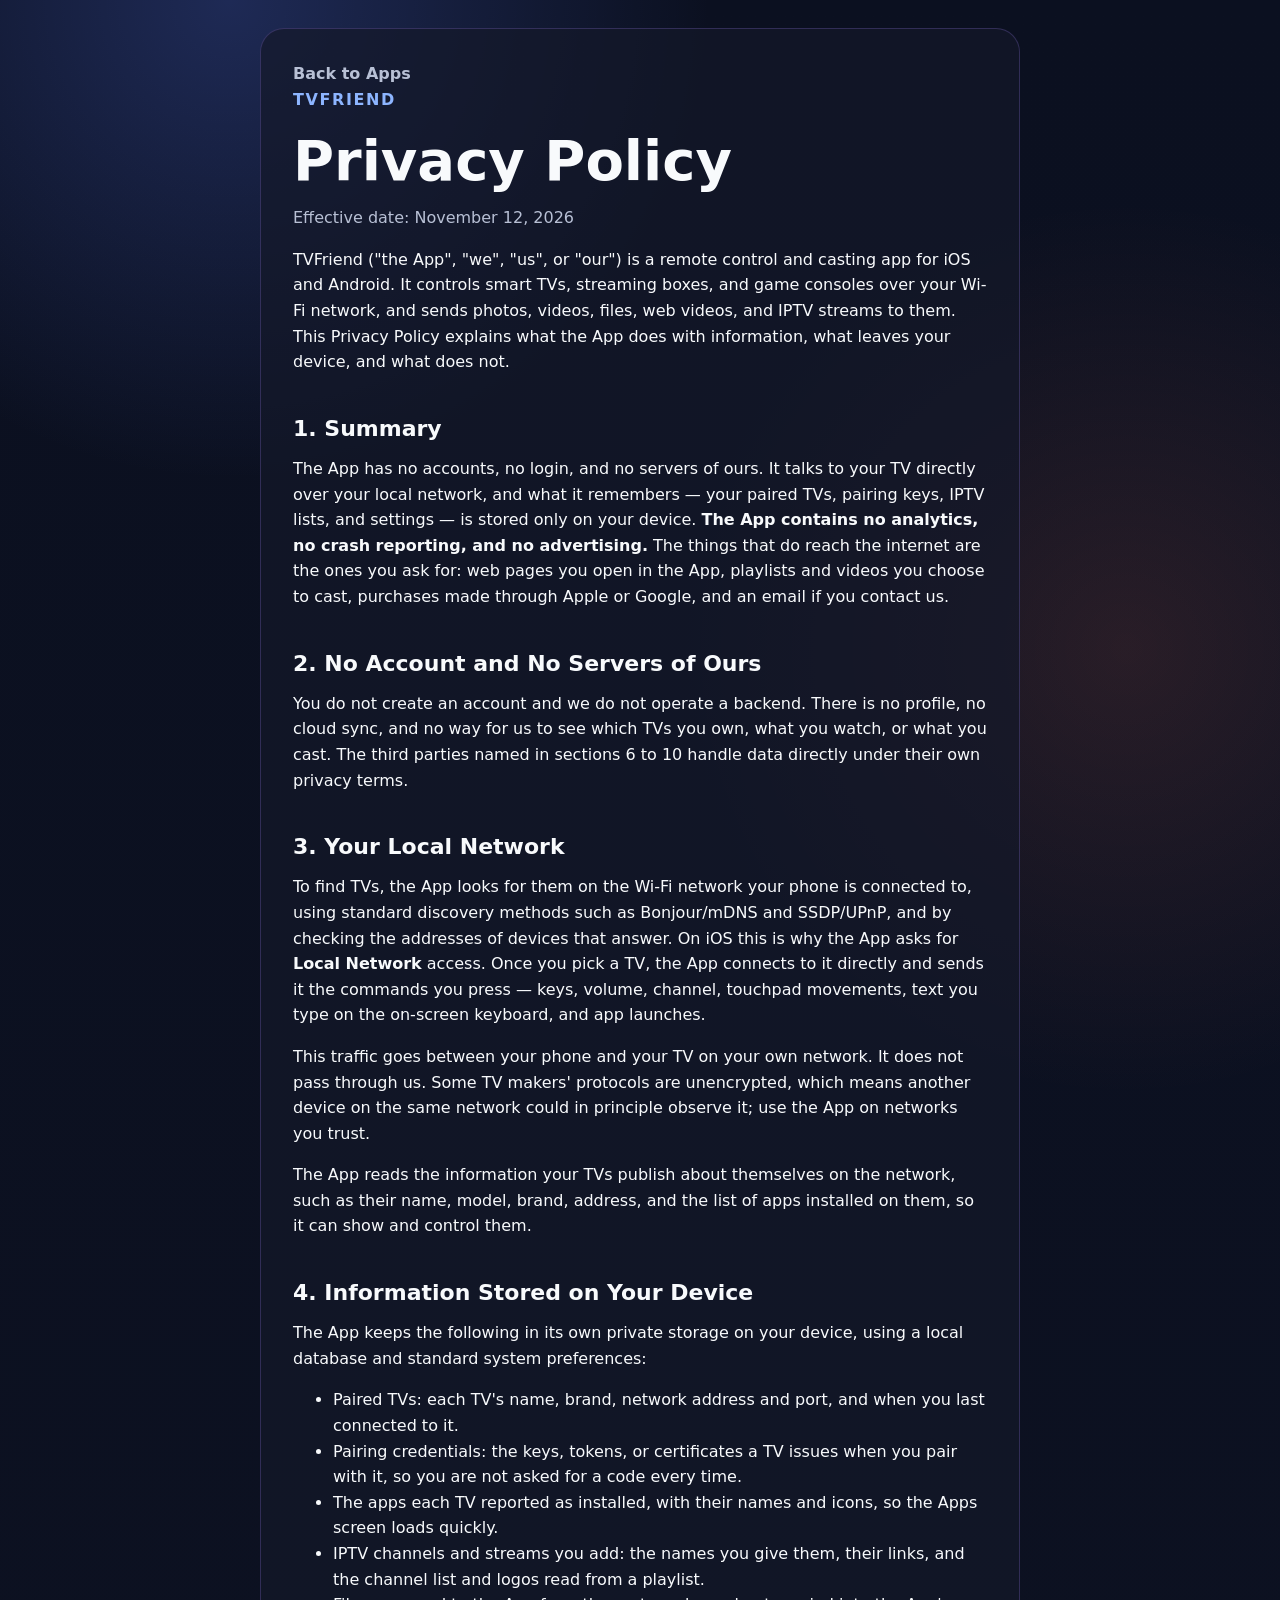
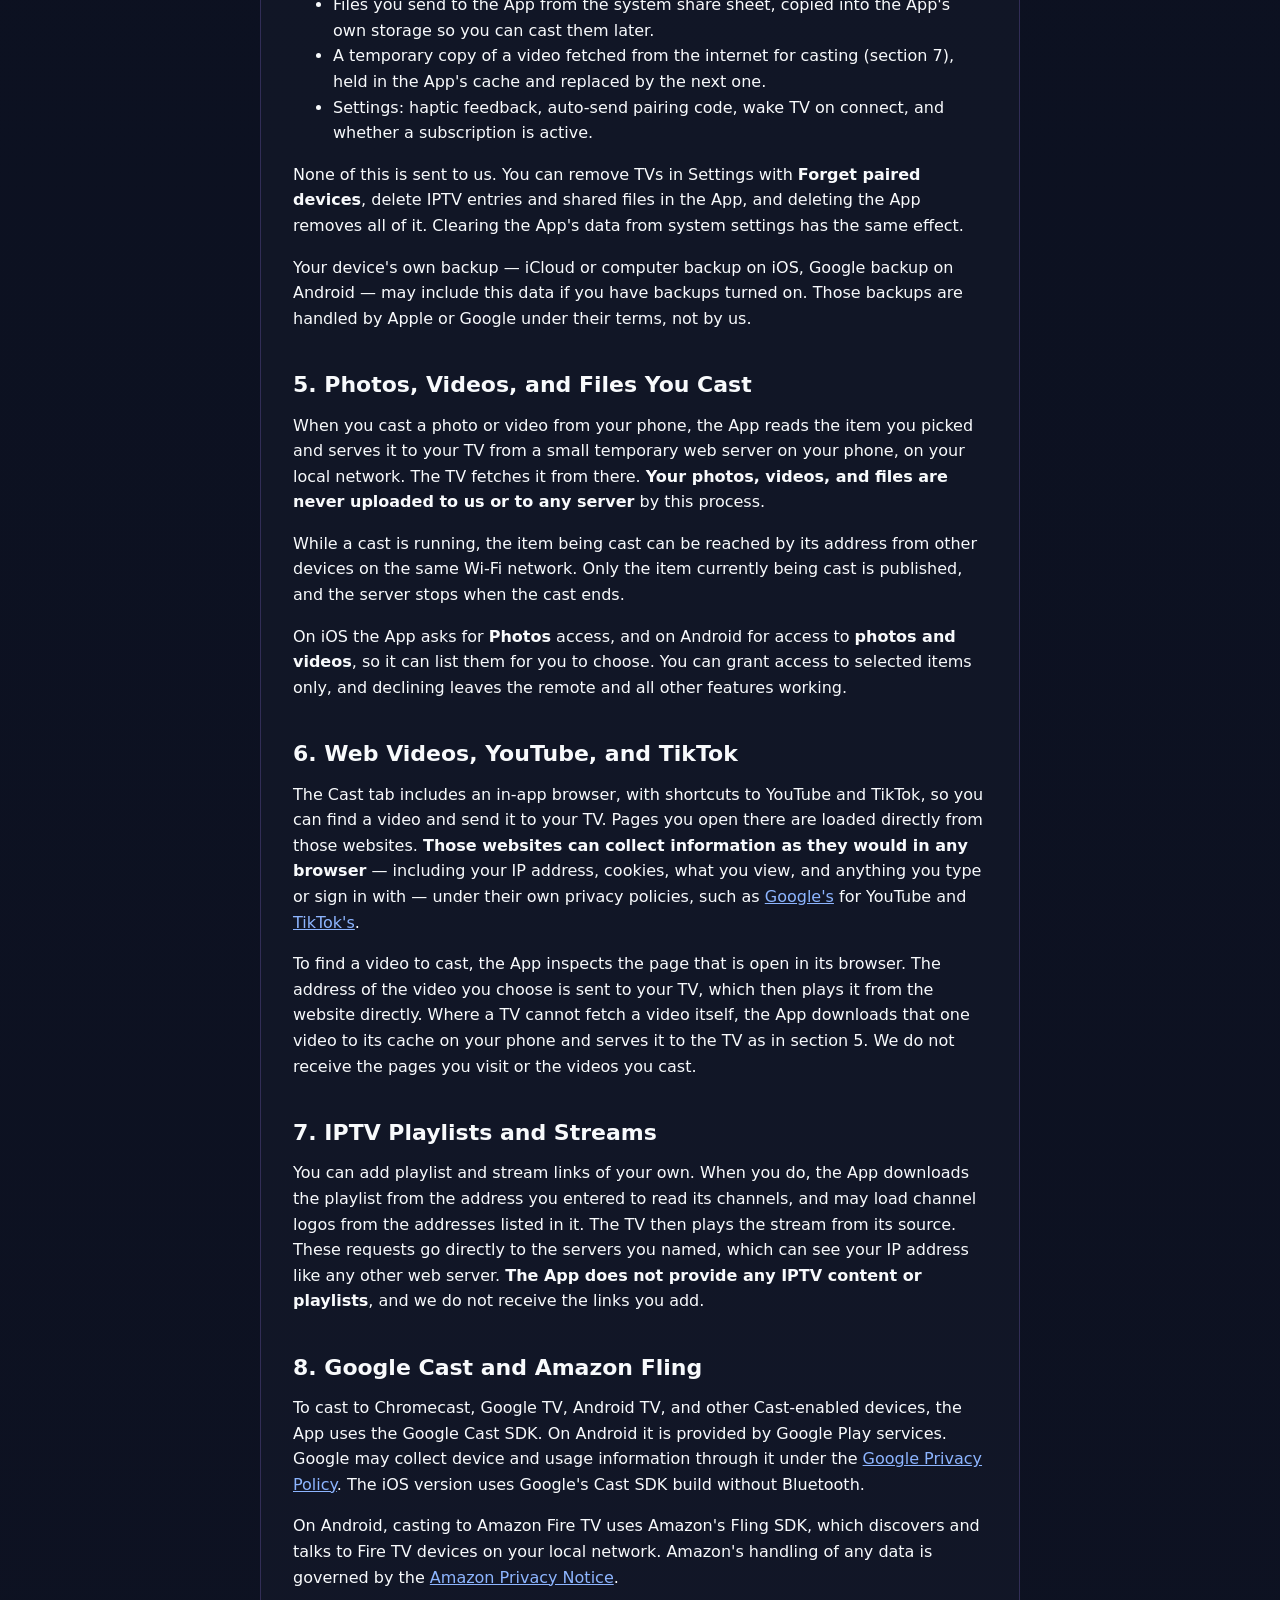
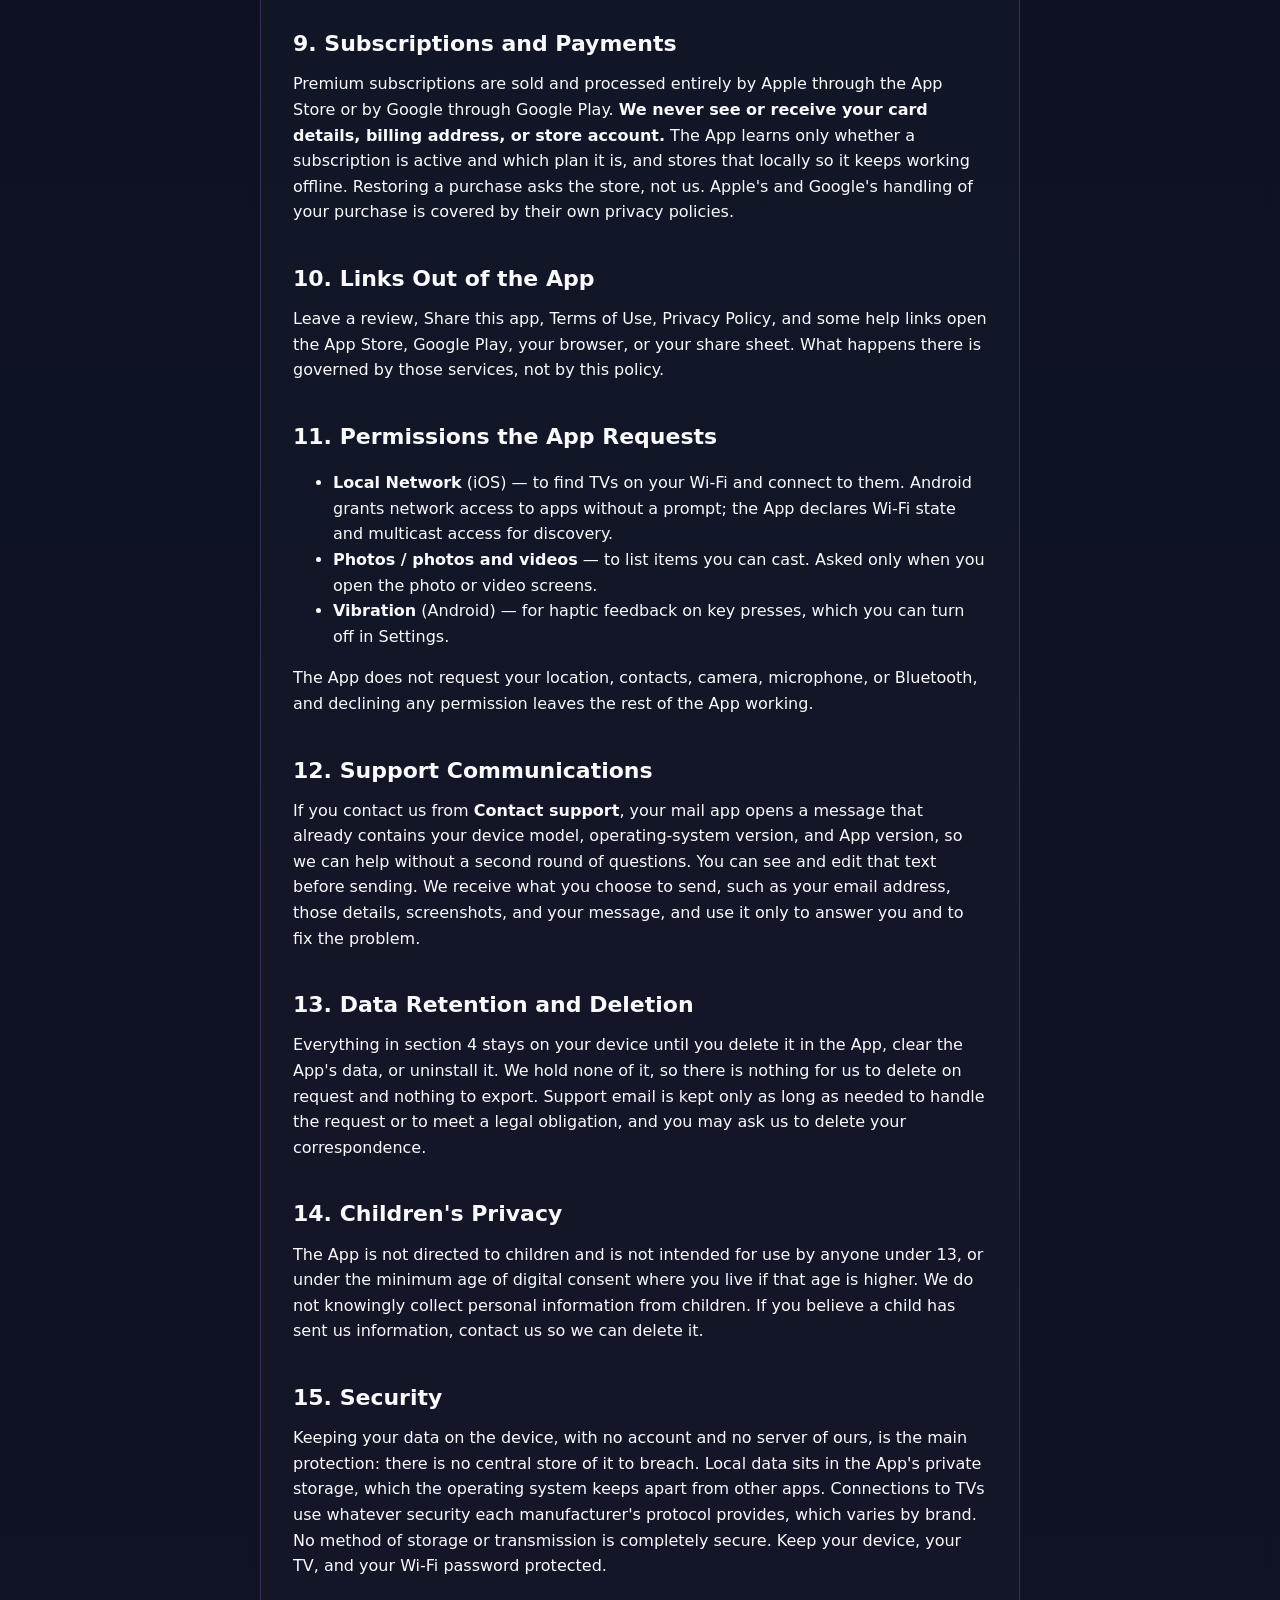
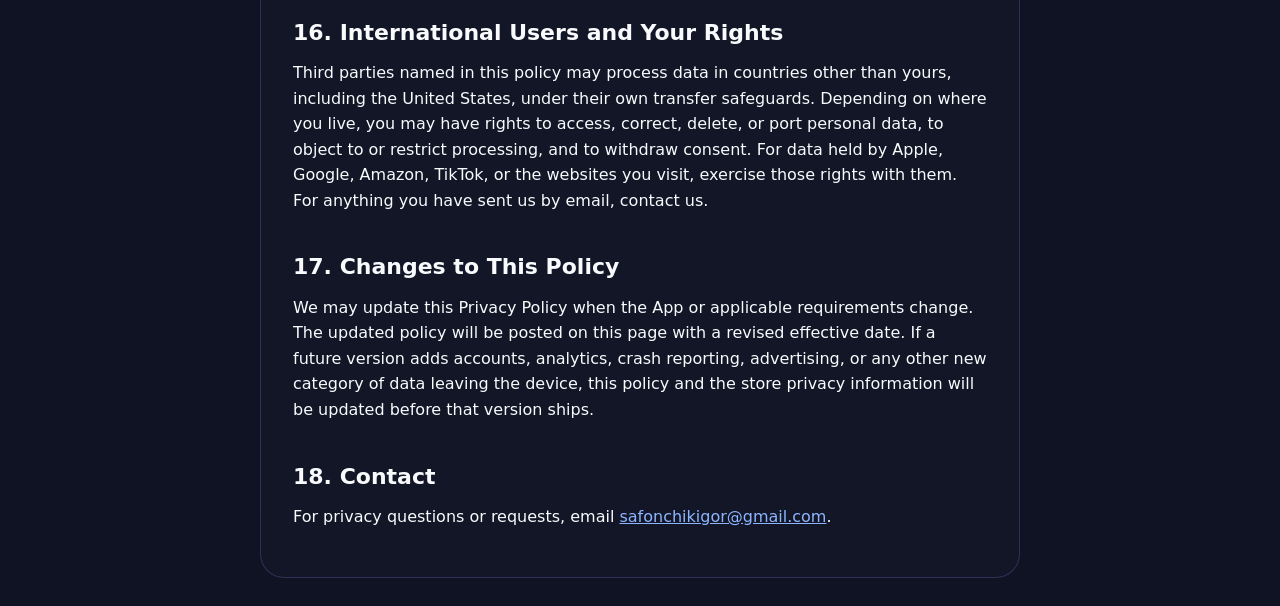
<file: tv_friend/privacy_policy/index.html>
<!doctype html>
<html lang="en">
<head>
  <meta charset="utf-8">
  <meta name="viewport" content="width=device-width, initial-scale=1">
  <meta name="description" content="Privacy Policy for the TVFriend universal TV remote and casting app for iOS and Android by Ihar Safonchyk.">
  <title>Privacy Policy | TVFriend</title>
  <link rel="stylesheet" href="../../styles.css">
</head>
<body>
<main class="page document">
  <a class="back-link" href="../../">Back to Apps</a>
  <p class="eyebrow">TVFriend</p>
  <h1>Privacy Policy</h1>
  <p class="updated">Effective date: November 12, 2026</p>

  <p>TVFriend ("the App", "we", "us", or "our") is a remote control and casting app for iOS and Android. It controls smart TVs, streaming boxes, and game consoles over your Wi-Fi network, and sends photos, videos, files, web videos, and IPTV streams to them. This Privacy Policy explains what the App does with information, what leaves your device, and what does not.</p>

  <h2>1. Summary</h2>
  <p>The App has no accounts, no login, and no servers of ours. It talks to your TV directly over your local network, and what it remembers — your paired TVs, pairing keys, IPTV lists, and settings — is stored only on your device. <strong>The App contains no analytics, no crash reporting, and no advertising.</strong> The things that do reach the internet are the ones you ask for: web pages you open in the App, playlists and videos you choose to cast, purchases made through Apple or Google, and an email if you contact us.</p>

  <h2>2. No Account and No Servers of Ours</h2>
  <p>You do not create an account and we do not operate a backend. There is no profile, no cloud sync, and no way for us to see which TVs you own, what you watch, or what you cast. The third parties named in sections 6 to 10 handle data directly under their own privacy terms.</p>

  <h2>3. Your Local Network</h2>
  <p>To find TVs, the App looks for them on the Wi-Fi network your phone is connected to, using standard discovery methods such as Bonjour/mDNS and SSDP/UPnP, and by checking the addresses of devices that answer. On iOS this is why the App asks for <strong>Local Network</strong> access. Once you pick a TV, the App connects to it directly and sends it the commands you press — keys, volume, channel, touchpad movements, text you type on the on-screen keyboard, and app launches.</p>
  <p>This traffic goes between your phone and your TV on your own network. It does not pass through us. Some TV makers' protocols are unencrypted, which means another device on the same network could in principle observe it; use the App on networks you trust.</p>
  <p>The App reads the information your TVs publish about themselves on the network, such as their name, model, brand, address, and the list of apps installed on them, so it can show and control them.</p>

  <h2>4. Information Stored on Your Device</h2>
  <p>The App keeps the following in its own private storage on your device, using a local database and standard system preferences:</p>
  <ul>
    <li>Paired TVs: each TV's name, brand, network address and port, and when you last connected to it.</li>
    <li>Pairing credentials: the keys, tokens, or certificates a TV issues when you pair with it, so you are not asked for a code every time.</li>
    <li>The apps each TV reported as installed, with their names and icons, so the Apps screen loads quickly.</li>
    <li>IPTV channels and streams you add: the names you give them, their links, and the channel list and logos read from a playlist.</li>
    <li>Files you send to the App from the system share sheet, copied into the App's own storage so you can cast them later.</li>
    <li>A temporary copy of a video fetched from the internet for casting (section 7), held in the App's cache and replaced by the next one.</li>
    <li>Settings: haptic feedback, auto-send pairing code, wake TV on connect, and whether a subscription is active.</li>
  </ul>
  <p>None of this is sent to us. You can remove TVs in Settings with <strong>Forget paired devices</strong>, delete IPTV entries and shared files in the App, and deleting the App removes all of it. Clearing the App's data from system settings has the same effect.</p>
  <p>Your device's own backup — iCloud or computer backup on iOS, Google backup on Android — may include this data if you have backups turned on. Those backups are handled by Apple or Google under their terms, not by us.</p>

  <h2>5. Photos, Videos, and Files You Cast</h2>
  <p>When you cast a photo or video from your phone, the App reads the item you picked and serves it to your TV from a small temporary web server on your phone, on your local network. The TV fetches it from there. <strong>Your photos, videos, and files are never uploaded to us or to any server</strong> by this process.</p>
  <p>While a cast is running, the item being cast can be reached by its address from other devices on the same Wi-Fi network. Only the item currently being cast is published, and the server stops when the cast ends.</p>
  <p>On iOS the App asks for <strong>Photos</strong> access, and on Android for access to <strong>photos and videos</strong>, so it can list them for you to choose. You can grant access to selected items only, and declining leaves the remote and all other features working.</p>

  <h2>6. Web Videos, YouTube, and TikTok</h2>
  <p>The Cast tab includes an in-app browser, with shortcuts to YouTube and TikTok, so you can find a video and send it to your TV. Pages you open there are loaded directly from those websites. <strong>Those websites can collect information as they would in any browser</strong> — including your IP address, cookies, what you view, and anything you type or sign in with — under their own privacy policies, such as <a href="https://policies.google.com/privacy" rel="external">Google's</a> for YouTube and <a href="https://www.tiktok.com/legal/privacy-policy" rel="external">TikTok's</a>.</p>
  <p>To find a video to cast, the App inspects the page that is open in its browser. The address of the video you choose is sent to your TV, which then plays it from the website directly. Where a TV cannot fetch a video itself, the App downloads that one video to its cache on your phone and serves it to the TV as in section 5. We do not receive the pages you visit or the videos you cast.</p>

  <h2>7. IPTV Playlists and Streams</h2>
  <p>You can add playlist and stream links of your own. When you do, the App downloads the playlist from the address you entered to read its channels, and may load channel logos from the addresses listed in it. The TV then plays the stream from its source. These requests go directly to the servers you named, which can see your IP address like any other web server. <strong>The App does not provide any IPTV content or playlists</strong>, and we do not receive the links you add.</p>

  <h2>8. Google Cast and Amazon Fling</h2>
  <p>To cast to Chromecast, Google TV, Android TV, and other Cast-enabled devices, the App uses the Google Cast SDK. On Android it is provided by Google Play services. Google may collect device and usage information through it under the <a href="https://policies.google.com/privacy" rel="external">Google Privacy Policy</a>. The iOS version uses Google's Cast SDK build without Bluetooth.</p>
  <p>On Android, casting to Amazon Fire TV uses Amazon's Fling SDK, which discovers and talks to Fire TV devices on your local network. Amazon's handling of any data is governed by the <a href="https://www.amazon.com/privacy" rel="external">Amazon Privacy Notice</a>.</p>

  <h2>9. Subscriptions and Payments</h2>
  <p>Premium subscriptions are sold and processed entirely by Apple through the App Store or by Google through Google Play. <strong>We never see or receive your card details, billing address, or store account.</strong> The App learns only whether a subscription is active and which plan it is, and stores that locally so it keeps working offline. Restoring a purchase asks the store, not us. Apple's and Google's handling of your purchase is covered by their own privacy policies.</p>

  <h2>10. Links Out of the App</h2>
  <p>Leave a review, Share this app, Terms of Use, Privacy Policy, and some help links open the App Store, Google Play, your browser, or your share sheet. What happens there is governed by those services, not by this policy.</p>

  <h2>11. Permissions the App Requests</h2>
  <ul>
    <li><strong>Local Network</strong> (iOS) — to find TVs on your Wi-Fi and connect to them. Android grants network access to apps without a prompt; the App declares Wi-Fi state and multicast access for discovery.</li>
    <li><strong>Photos / photos and videos</strong> — to list items you can cast. Asked only when you open the photo or video screens.</li>
    <li><strong>Vibration</strong> (Android) — for haptic feedback on key presses, which you can turn off in Settings.</li>
  </ul>
  <p>The App does not request your location, contacts, camera, microphone, or Bluetooth, and declining any permission leaves the rest of the App working.</p>

  <h2>12. Support Communications</h2>
  <p>If you contact us from <strong>Contact support</strong>, your mail app opens a message that already contains your device model, operating-system version, and App version, so we can help without a second round of questions. You can see and edit that text before sending. We receive what you choose to send, such as your email address, those details, screenshots, and your message, and use it only to answer you and to fix the problem.</p>

  <h2>13. Data Retention and Deletion</h2>
  <p>Everything in section 4 stays on your device until you delete it in the App, clear the App's data, or uninstall it. We hold none of it, so there is nothing for us to delete on request and nothing to export. Support email is kept only as long as needed to handle the request or to meet a legal obligation, and you may ask us to delete your correspondence.</p>

  <h2>14. Children's Privacy</h2>
  <p>The App is not directed to children and is not intended for use by anyone under 13, or under the minimum age of digital consent where you live if that age is higher. We do not knowingly collect personal information from children. If you believe a child has sent us information, contact us so we can delete it.</p>

  <h2>15. Security</h2>
  <p>Keeping your data on the device, with no account and no server of ours, is the main protection: there is no central store of it to breach. Local data sits in the App's private storage, which the operating system keeps apart from other apps. Connections to TVs use whatever security each manufacturer's protocol provides, which varies by brand. No method of storage or transmission is completely secure. Keep your device, your TV, and your Wi-Fi password protected.</p>

  <h2>16. International Users and Your Rights</h2>
  <p>Third parties named in this policy may process data in countries other than yours, including the United States, under their own transfer safeguards. Depending on where you live, you may have rights to access, correct, delete, or port personal data, to object to or restrict processing, and to withdraw consent. For data held by Apple, Google, Amazon, TikTok, or the websites you visit, exercise those rights with them. For anything you have sent us by email, contact us.</p>

  <h2>17. Changes to This Policy</h2>
  <p>We may update this Privacy Policy when the App or applicable requirements change. The updated policy will be posted on this page with a revised effective date. If a future version adds accounts, analytics, crash reporting, advertising, or any other new category of data leaving the device, this policy and the store privacy information will be updated before that version ships.</p>

  <h2>18. Contact</h2>
  <p>For privacy questions or requests, email <a href="mailto:safonchikigor@gmail.com?subject=TVFriend%20Privacy">safonchikigor@gmail.com</a>.</p>
</main>
</body>
</html>
</file>
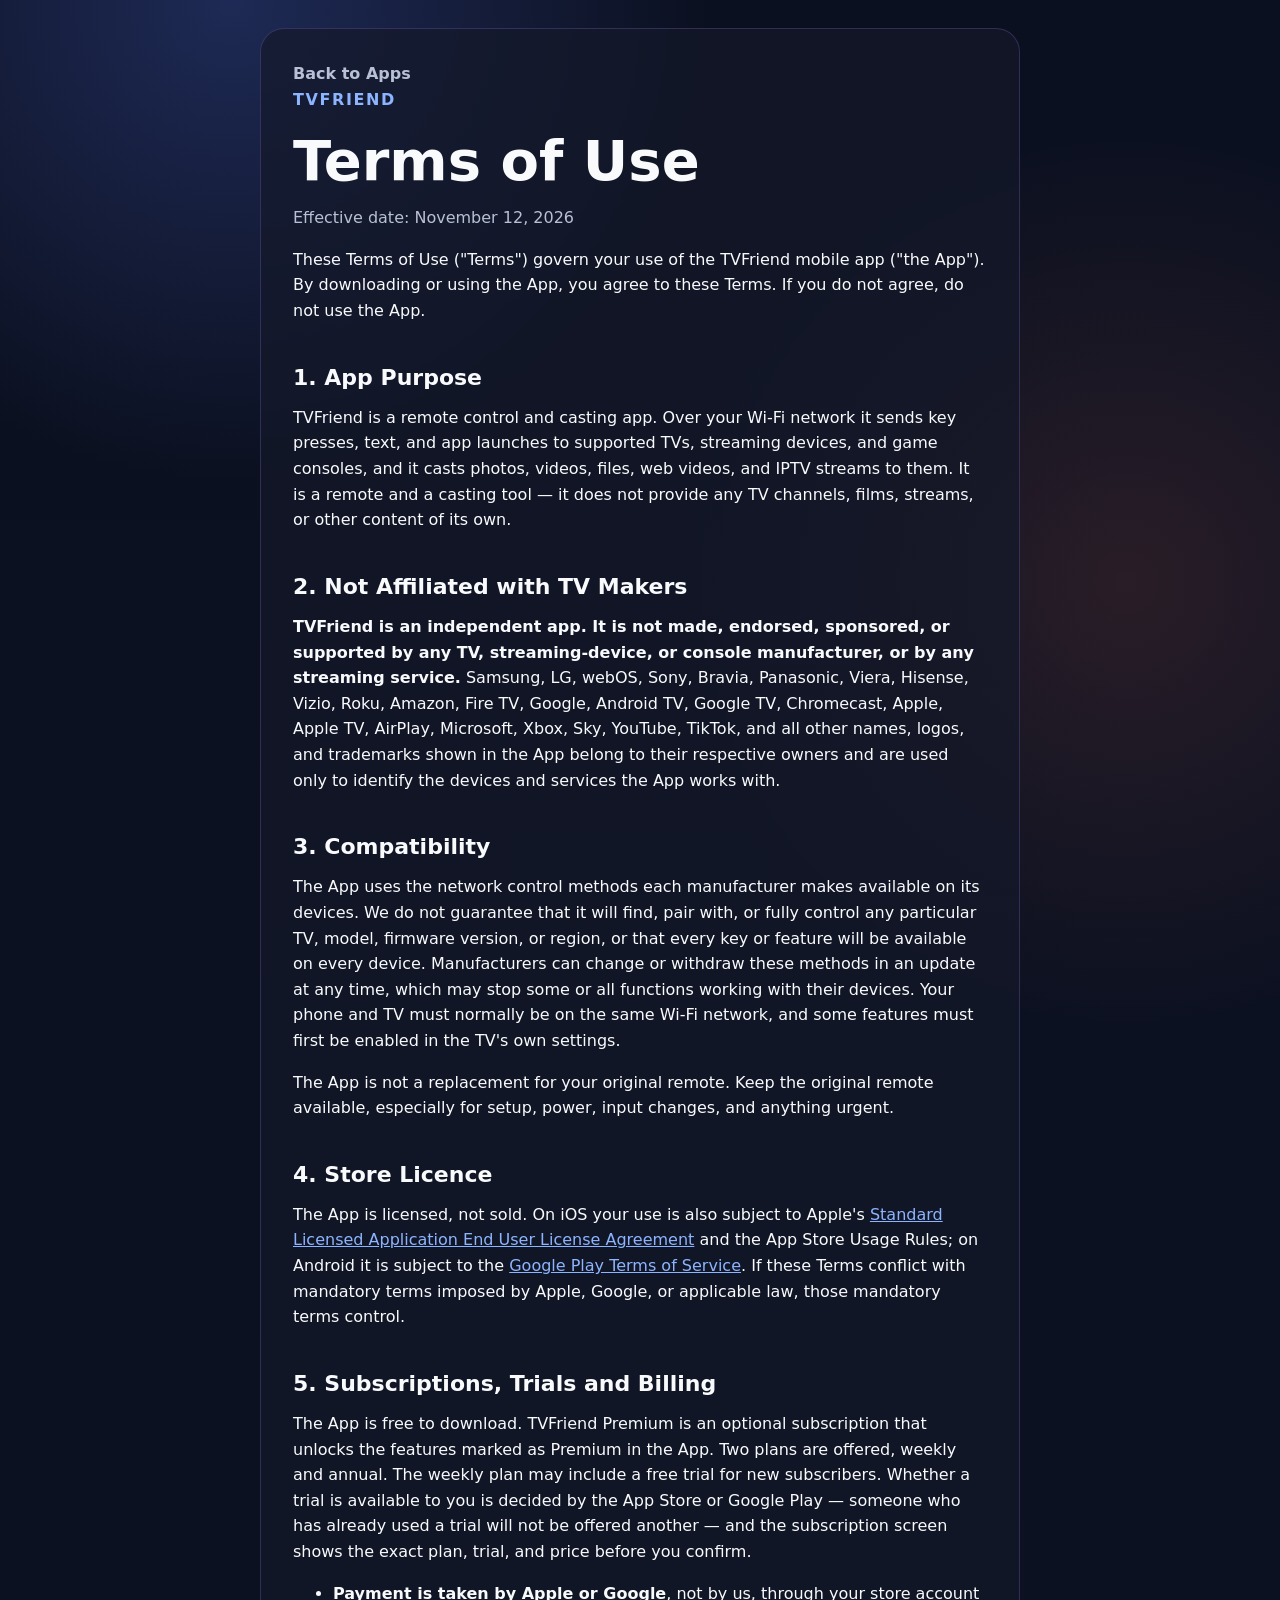
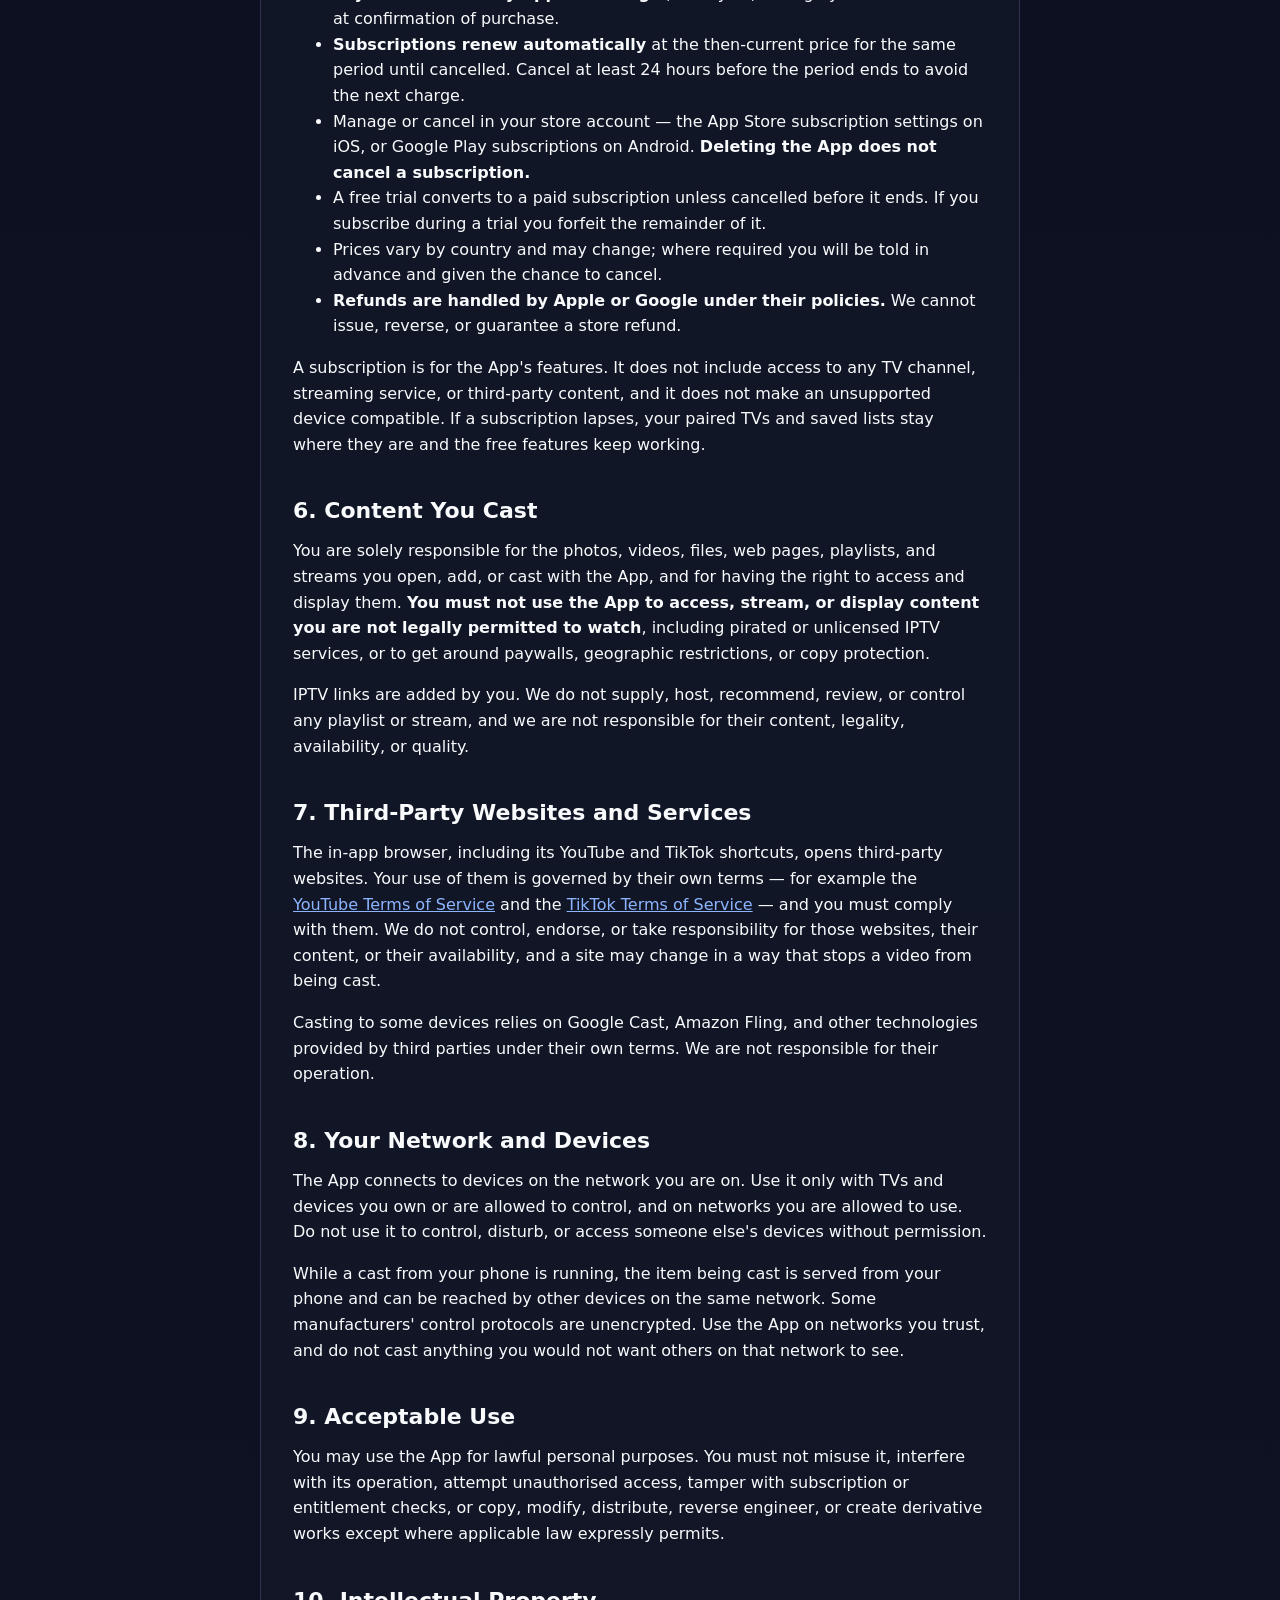
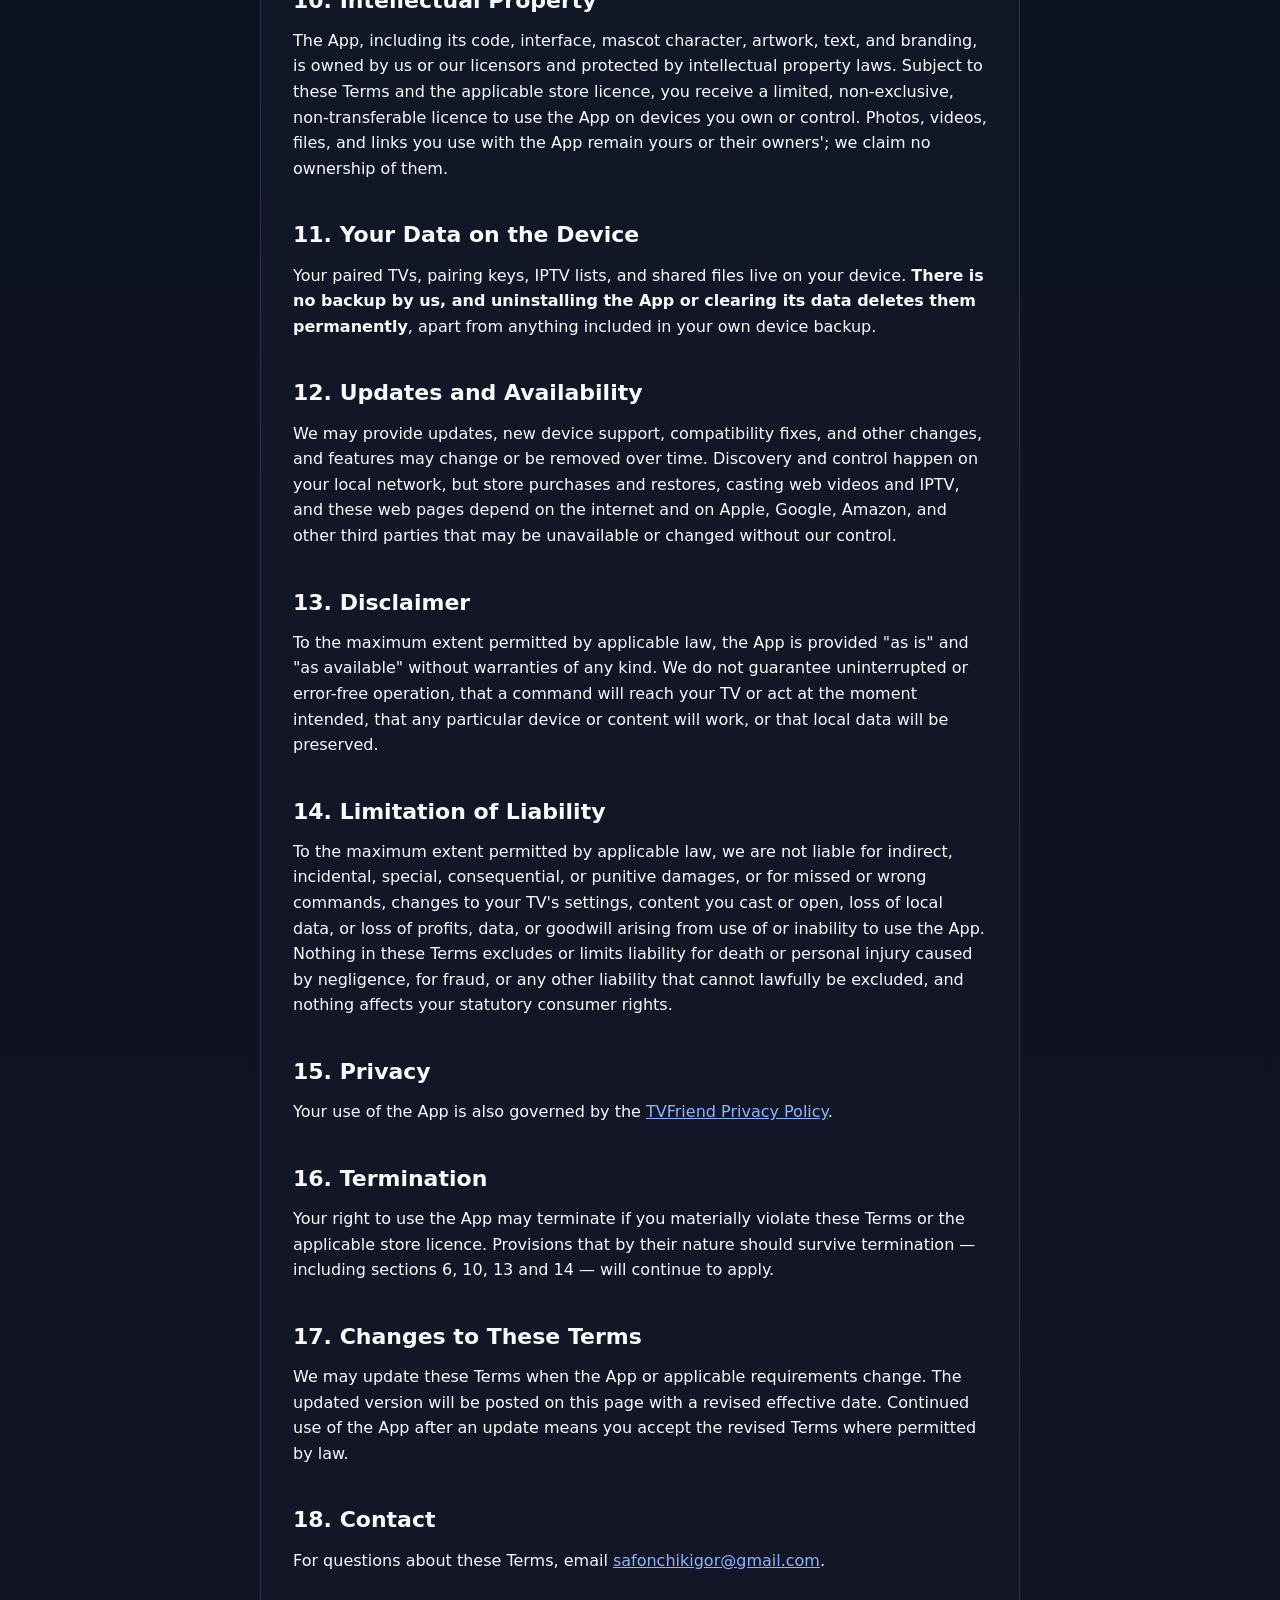
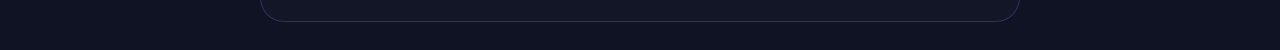
<file: tv_friend/terms_of_use/index.html>
<!doctype html>
<html lang="en">
<head>
  <meta charset="utf-8">
  <meta name="viewport" content="width=device-width, initial-scale=1">
  <meta name="description" content="Terms of Use for the TVFriend universal TV remote and casting app for iOS and Android by Ihar Safonchyk.">
  <title>Terms of Use | TVFriend</title>
  <link rel="stylesheet" href="../../styles.css">
</head>
<body>
<main class="page document">
  <a class="back-link" href="../../">Back to Apps</a>
  <p class="eyebrow">TVFriend</p>
  <h1>Terms of Use</h1>
  <p class="updated">Effective date: November 12, 2026</p>

  <p>These Terms of Use ("Terms") govern your use of the TVFriend mobile app ("the App"). By downloading or using the App, you agree to these Terms. If you do not agree, do not use the App.</p>

  <h2>1. App Purpose</h2>
  <p>TVFriend is a remote control and casting app. Over your Wi-Fi network it sends key presses, text, and app launches to supported TVs, streaming devices, and game consoles, and it casts photos, videos, files, web videos, and IPTV streams to them. It is a remote and a casting tool — it does not provide any TV channels, films, streams, or other content of its own.</p>

  <h2>2. Not Affiliated with TV Makers</h2>
  <p><strong>TVFriend is an independent app. It is not made, endorsed, sponsored, or supported by any TV, streaming-device, or console manufacturer, or by any streaming service.</strong> Samsung, LG, webOS, Sony, Bravia, Panasonic, Viera, Hisense, Vizio, Roku, Amazon, Fire TV, Google, Android TV, Google TV, Chromecast, Apple, Apple TV, AirPlay, Microsoft, Xbox, Sky, YouTube, TikTok, and all other names, logos, and trademarks shown in the App belong to their respective owners and are used only to identify the devices and services the App works with.</p>

  <h2>3. Compatibility</h2>
  <p>The App uses the network control methods each manufacturer makes available on its devices. We do not guarantee that it will find, pair with, or fully control any particular TV, model, firmware version, or region, or that every key or feature will be available on every device. Manufacturers can change or withdraw these methods in an update at any time, which may stop some or all functions working with their devices. Your phone and TV must normally be on the same Wi-Fi network, and some features must first be enabled in the TV's own settings.</p>
  <p>The App is not a replacement for your original remote. Keep the original remote available, especially for setup, power, input changes, and anything urgent.</p>

  <h2>4. Store Licence</h2>
  <p>The App is licensed, not sold. On iOS your use is also subject to Apple's <a href="https://www.apple.com/legal/internet-services/itunes/dev/stdeula/" rel="external">Standard Licensed Application End User License Agreement</a> and the App Store Usage Rules; on Android it is subject to the <a href="https://play.google.com/intl/en/about/play-terms/" rel="external">Google Play Terms of Service</a>. If these Terms conflict with mandatory terms imposed by Apple, Google, or applicable law, those mandatory terms control.</p>

  <h2>5. Subscriptions, Trials and Billing</h2>
  <p>The App is free to download. TVFriend Premium is an optional subscription that unlocks the features marked as Premium in the App. Two plans are offered, weekly and annual. The weekly plan may include a free trial for new subscribers. Whether a trial is available to you is decided by the App Store or Google Play — someone who has already used a trial will not be offered another — and the subscription screen shows the exact plan, trial, and price before you confirm.</p>
  <ul>
    <li><strong>Payment is taken by Apple or Google</strong>, not by us, through your store account at confirmation of purchase.</li>
    <li><strong>Subscriptions renew automatically</strong> at the then-current price for the same period until cancelled. Cancel at least 24 hours before the period ends to avoid the next charge.</li>
    <li>Manage or cancel in your store account — the App Store subscription settings on iOS, or Google Play subscriptions on Android. <strong>Deleting the App does not cancel a subscription.</strong></li>
    <li>A free trial converts to a paid subscription unless cancelled before it ends. If you subscribe during a trial you forfeit the remainder of it.</li>
    <li>Prices vary by country and may change; where required you will be told in advance and given the chance to cancel.</li>
    <li><strong>Refunds are handled by Apple or Google under their policies.</strong> We cannot issue, reverse, or guarantee a store refund.</li>
  </ul>
  <p>A subscription is for the App's features. It does not include access to any TV channel, streaming service, or third-party content, and it does not make an unsupported device compatible. If a subscription lapses, your paired TVs and saved lists stay where they are and the free features keep working.</p>

  <h2>6. Content You Cast</h2>
  <p>You are solely responsible for the photos, videos, files, web pages, playlists, and streams you open, add, or cast with the App, and for having the right to access and display them. <strong>You must not use the App to access, stream, or display content you are not legally permitted to watch</strong>, including pirated or unlicensed IPTV services, or to get around paywalls, geographic restrictions, or copy protection.</p>
  <p>IPTV links are added by you. We do not supply, host, recommend, review, or control any playlist or stream, and we are not responsible for their content, legality, availability, or quality.</p>

  <h2>7. Third-Party Websites and Services</h2>
  <p>The in-app browser, including its YouTube and TikTok shortcuts, opens third-party websites. Your use of them is governed by their own terms — for example the <a href="https://www.youtube.com/t/terms" rel="external">YouTube Terms of Service</a> and the <a href="https://www.tiktok.com/legal/terms-of-service" rel="external">TikTok Terms of Service</a> — and you must comply with them. We do not control, endorse, or take responsibility for those websites, their content, or their availability, and a site may change in a way that stops a video from being cast.</p>
  <p>Casting to some devices relies on Google Cast, Amazon Fling, and other technologies provided by third parties under their own terms. We are not responsible for their operation.</p>

  <h2>8. Your Network and Devices</h2>
  <p>The App connects to devices on the network you are on. Use it only with TVs and devices you own or are allowed to control, and on networks you are allowed to use. Do not use it to control, disturb, or access someone else's devices without permission.</p>
  <p>While a cast from your phone is running, the item being cast is served from your phone and can be reached by other devices on the same network. Some manufacturers' control protocols are unencrypted. Use the App on networks you trust, and do not cast anything you would not want others on that network to see.</p>

  <h2>9. Acceptable Use</h2>
  <p>You may use the App for lawful personal purposes. You must not misuse it, interfere with its operation, attempt unauthorised access, tamper with subscription or entitlement checks, or copy, modify, distribute, reverse engineer, or create derivative works except where applicable law expressly permits.</p>

  <h2>10. Intellectual Property</h2>
  <p>The App, including its code, interface, mascot character, artwork, text, and branding, is owned by us or our licensors and protected by intellectual property laws. Subject to these Terms and the applicable store licence, you receive a limited, non-exclusive, non-transferable licence to use the App on devices you own or control. Photos, videos, files, and links you use with the App remain yours or their owners'; we claim no ownership of them.</p>

  <h2>11. Your Data on the Device</h2>
  <p>Your paired TVs, pairing keys, IPTV lists, and shared files live on your device. <strong>There is no backup by us, and uninstalling the App or clearing its data deletes them permanently</strong>, apart from anything included in your own device backup.</p>

  <h2>12. Updates and Availability</h2>
  <p>We may provide updates, new device support, compatibility fixes, and other changes, and features may change or be removed over time. Discovery and control happen on your local network, but store purchases and restores, casting web videos and IPTV, and these web pages depend on the internet and on Apple, Google, Amazon, and other third parties that may be unavailable or changed without our control.</p>

  <h2>13. Disclaimer</h2>
  <p>To the maximum extent permitted by applicable law, the App is provided "as is" and "as available" without warranties of any kind. We do not guarantee uninterrupted or error-free operation, that a command will reach your TV or act at the moment intended, that any particular device or content will work, or that local data will be preserved.</p>

  <h2>14. Limitation of Liability</h2>
  <p>To the maximum extent permitted by applicable law, we are not liable for indirect, incidental, special, consequential, or punitive damages, or for missed or wrong commands, changes to your TV's settings, content you cast or open, loss of local data, or loss of profits, data, or goodwill arising from use of or inability to use the App. Nothing in these Terms excludes or limits liability for death or personal injury caused by negligence, for fraud, or any other liability that cannot lawfully be excluded, and nothing affects your statutory consumer rights.</p>

  <h2>15. Privacy</h2>
  <p>Your use of the App is also governed by the <a href="../privacy_policy/">TVFriend Privacy Policy</a>.</p>

  <h2>16. Termination</h2>
  <p>Your right to use the App may terminate if you materially violate these Terms or the applicable store licence. Provisions that by their nature should survive termination — including sections 6, 10, 13 and 14 — will continue to apply.</p>

  <h2>17. Changes to These Terms</h2>
  <p>We may update these Terms when the App or applicable requirements change. The updated version will be posted on this page with a revised effective date. Continued use of the App after an update means you accept the revised Terms where permitted by law.</p>

  <h2>18. Contact</h2>
  <p>For questions about these Terms, email <a href="mailto:safonchikigor@gmail.com?subject=TVFriend%20Terms">safonchikigor@gmail.com</a>.</p>
</main>
</body>
</html>
</file>
<file: styles.css>
:root {
  color-scheme: dark;
  --background: #0b1020;
  --panel: #151b2e;
  --panel-strong: #1b2238;
  --text: #f8fafc;
  --muted: #b8c0d5;
  --accent: #8db5ff;
  --accent-strong: #5b7cff;
  --border: rgba(255, 255, 255, 0.12);
}

* {
  box-sizing: border-box;
}

body {
  margin: 0;
  min-height: 100vh;
  font-family: Inter, ui-sans-serif, system-ui, -apple-system, BlinkMacSystemFont, "Segoe UI", sans-serif;
  line-height: 1.6;
  color: var(--text);
  background:
    radial-gradient(circle at 18% 0%, rgba(91, 124, 255, 0.24), transparent 30rem),
    radial-gradient(circle at 88% 12%, rgba(255, 122, 89, 0.12), transparent 28rem),
    linear-gradient(180deg, #0b1020 0%, #0f1323 100%);
}

a {
  color: var(--accent);
}

.page {
  width: min(920px, 100%);
  margin: 0 auto;
  padding: 56px 20px;
}

.hero {
  min-height: calc(100vh - 96px);
  display: flex;
  flex-direction: column;
  align-items: flex-start;
  justify-content: center;
}

.apps-page {
  width: min(1080px, 100%);
}

.apps-hero {
  padding: 36px 0 32px;
  border-bottom: 1px solid var(--border);
}

.eyebrow {
  margin: 0 0 12px;
  color: var(--accent);
  font-weight: 800;
  letter-spacing: 0.1em;
  text-transform: uppercase;
}

h1 {
  margin: 0 0 16px;
  font-size: clamp(40px, 7vw, 72px);
  line-height: 1.02;
}

h2 {
  margin: 36px 0 10px;
  font-size: 22px;
}

p {
  margin: 0 0 16px;
}

.lede {
  max-width: 720px;
  color: var(--muted);
  font-size: 20px;
}

.actions {
  display: flex;
  flex-wrap: wrap;
  gap: 12px;
  margin-top: 28px;
}

.button {
  display: inline-flex;
  align-items: center;
  justify-content: center;
  min-height: 48px;
  padding: 0 20px;
  border-radius: 14px;
  color: white;
  text-decoration: none;
  font-weight: 800;
  background: linear-gradient(90deg, var(--accent-strong), #2d107a);
}

.button.secondary {
  border: 1px solid var(--accent);
  background: rgba(20, 25, 42, 0.78);
}

.apps-grid {
  display: grid;
  grid-template-columns: repeat(2, minmax(0, 1fr));
  gap: 20px;
  padding-top: 28px;
}

.catalog-section {
  margin-top: 52px;
  padding-top: 40px;
  border-top: 1px solid var(--border);
}

.section-heading {
  margin-bottom: 24px;
}

.section-heading h2 {
  margin: 0 0 10px;
  font-size: clamp(32px, 5vw, 48px);
  line-height: 1.08;
}

.section-lede {
  max-width: 680px;
  color: var(--muted);
  font-size: 18px;
}

.book-card .app-label,
.book-card .app-links a {
  color: #b9eef2;
}

.book-card .app-links a {
  border-color: rgba(185, 238, 242, 0.62);
}

.book-icon-frame {
  border-radius: 18px;
}

.book-icon {
  border-radius: 13px;
  object-position: center top;
}

.app-card {
  display: grid;
  grid-template-columns: 96px 1fr;
  gap: 20px;
  min-height: 238px;
  padding: 24px;
  border: 1px solid var(--border);
  border-radius: 24px;
  background: rgba(21, 27, 46, 0.82);
  box-shadow: 0 24px 80px rgba(0, 0, 0, 0.22);
  backdrop-filter: blur(16px);
}

.app-card + .app-card {
  margin-top: 24px;
}

.icon-frame {
  width: 96px;
  height: 96px;
  padding: 6px;
  border: 1px solid rgba(255, 255, 255, 0.14);
  border-radius: 26px;
  background: rgba(255, 255, 255, 0.06);
}

.app-icon {
  width: 100%;
  height: 100%;
  border-radius: 20px;
  display: block;
  object-fit: cover;
  box-shadow: 0 16px 36px rgba(0, 0, 0, 0.3);
}

.app-copy {
  min-width: 0;
}

.app-copy h2 {
  margin-top: 0;
  margin-bottom: 8px;
  font-size: 28px;
  line-height: 1.15;
}

.app-copy p {
  color: var(--muted);
}

.app-label {
  margin: 0 0 10px;
  color: var(--accent);
  font-size: 12px;
  font-weight: 900;
  letter-spacing: 0.08em;
  text-transform: uppercase;
}

.app-links {
  display: flex;
  flex-wrap: wrap;
  gap: 10px;
  margin-top: 20px;
}

.app-links a {
  display: inline-flex;
  align-items: center;
  min-height: 40px;
  padding: 0 15px;
  border: 1px solid rgba(141, 181, 255, 0.7);
  border-radius: 999px;
  color: #dbe7ff;
  text-decoration: none;
  font-weight: 800;
  background: rgba(255, 255, 255, 0.04);
}

.document {
  max-width: 760px;
}

.document h1 {
  margin-top: 20px;
  font-size: clamp(36px, 6vw, 56px);
}

.updated,
.back-link {
  color: var(--muted);
}

.back-link {
  text-decoration: none;
  font-weight: 700;
}

.document {
  background: rgba(20, 25, 42, 0.7);
  border: 1px solid rgba(163, 131, 255, 0.22);
  border-radius: 24px;
  margin-top: 28px;
  margin-bottom: 28px;
  padding: 32px;
}

@media (max-width: 640px) {
  .page {
    padding: 28px 16px;
  }

  .document {
    border-radius: 0;
    border-left: 0;
    border-right: 0;
    margin: 0;
    padding: 24px 18px;
  }

  .apps-grid {
    grid-template-columns: 1fr;
  }

  .catalog-section {
    margin-top: 36px;
    padding-top: 30px;
  }

  .app-card {
    grid-template-columns: 78px 1fr;
    padding: 18px;
    min-height: 0;
  }

  .app-card + .app-card {
    margin-top: 16px;
  }

  .icon-frame {
    width: 78px;
    height: 78px;
    border-radius: 18px;
  }

  .app-icon {
    border-radius: 14px;
  }
}
</file>
